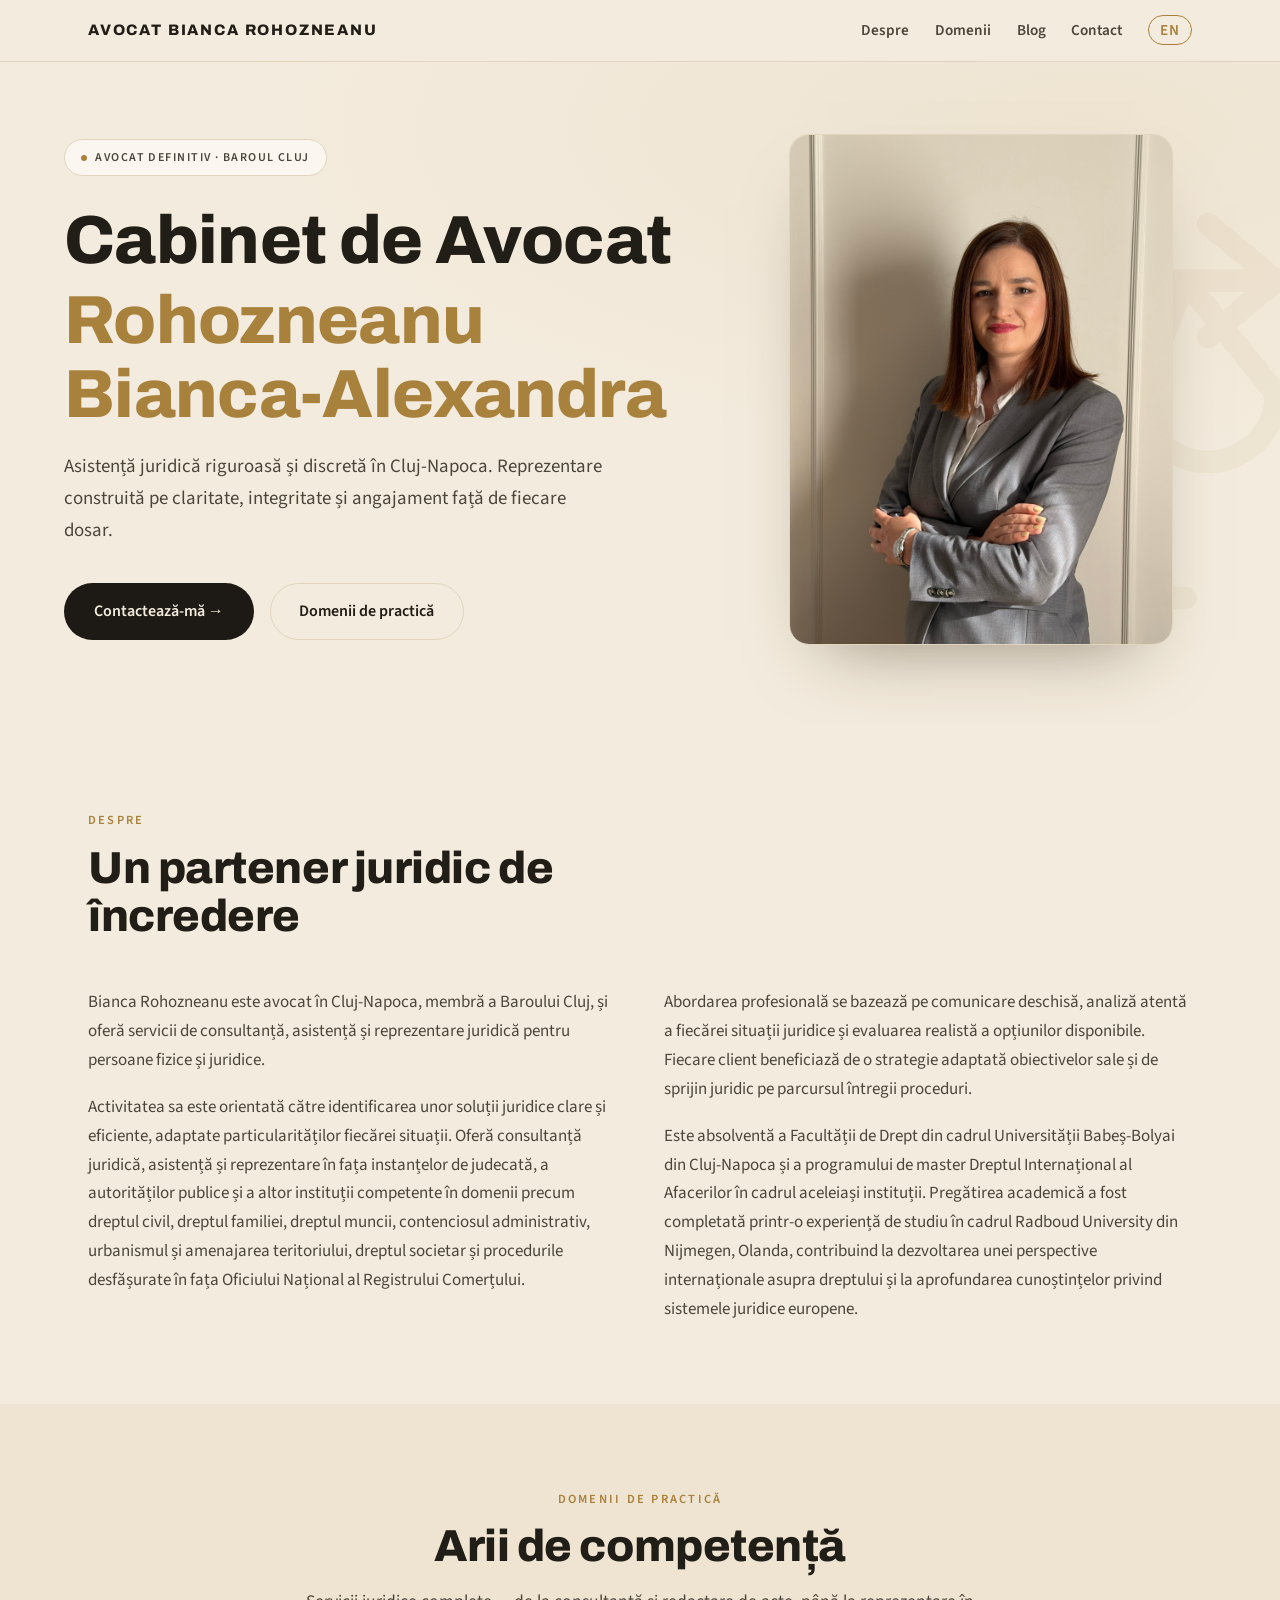
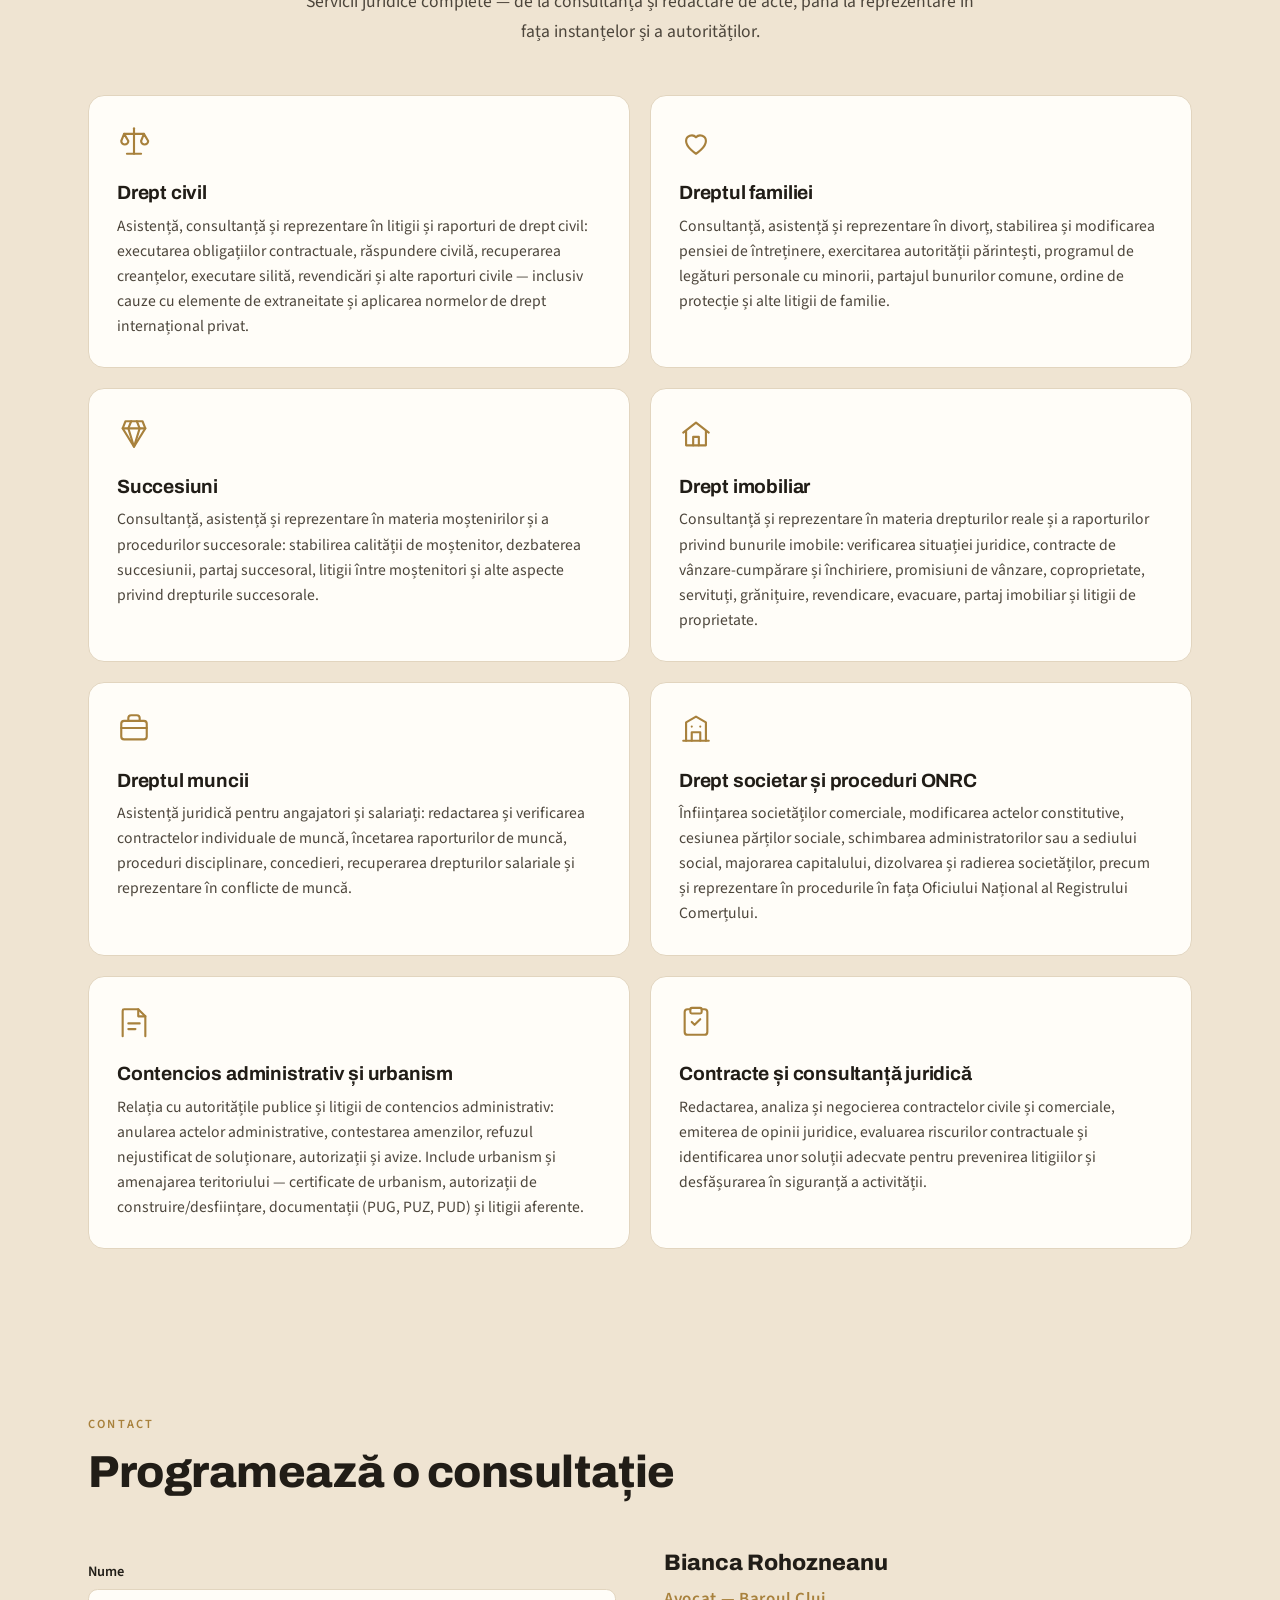
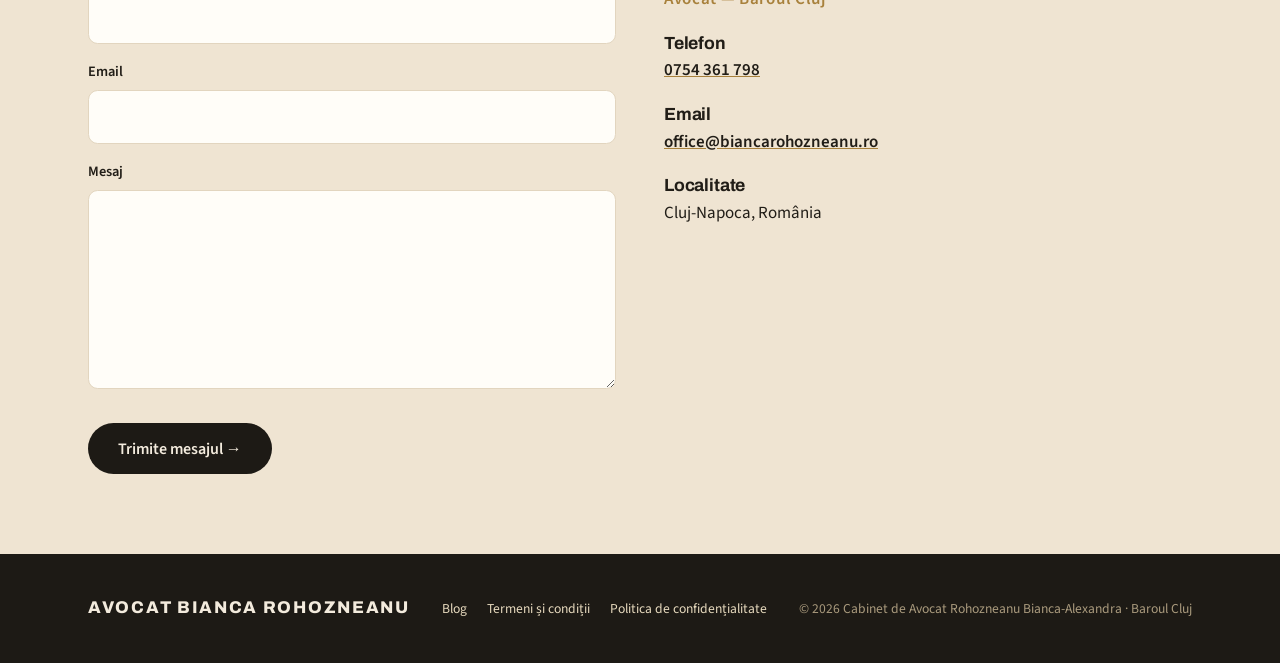
<file: index.html>
<!DOCTYPE html>
<html lang="ro">
<head>
  <meta charset="utf-8">
  <meta name="viewport" content="width=device-width, initial-scale=1">
  <title>Cabinet de Avocat Rohozneanu Bianca-Alexandra — Cluj-Napoca</title>
  <meta name="description" content="Cabinet de avocatură în Cluj-Napoca. Asistență, consultanță și reprezentare juridică în drept civil, dreptul familiei, succesiuni, imobiliar, dreptul muncii, societar și contencios administrativ.">
  <link rel="alternate" hreflang="ro" href="https://biancarohozneanu.ro/">
  <link rel="alternate" hreflang="en" href="https://biancarohozneanu.ro/en/">
  <link rel="alternate" hreflang="x-default" href="https://biancarohozneanu.ro/">
  <link rel="icon" href="/favicon.svg" type="image/svg+xml">
  <link rel="stylesheet" href="css/style.css">
</head>
<body>

<header class="site-header">
  <nav class="nav" aria-label="Navigare principală">
    <a class="nav-brand" href="#top">Avocat Bianca Rohozneanu</a>
    <ul class="nav-links">
      <li><a href="#despre">Despre</a></li>
      <li><a href="#domenii">Domenii</a></li>
      <li><a href="/blog/">Blog</a></li>
      <li><a href="#contact">Contact</a></li>
      <li><a class="lang-switch" href="/en/" lang="en" hreflang="en">EN</a></li>
    </ul>
  </nav>
</header>

<main id="top">

  <section class="hero">
    <svg class="hero-scales" viewBox="0 0 24 24" fill="none" stroke="currentColor" stroke-width="1" stroke-linecap="round" stroke-linejoin="round" aria-hidden="true">
      <path d="M12 3v18"></path><path d="M7 21h10"></path><path d="M3 7h18"></path>
      <path d="M6 4.5 3 7l3 2.5"></path><path d="M18 4.5 21 7l-3 2.5"></path>
      <path d="M3 7l-2 5a3 3 0 0 0 6 0z"></path><path d="M17 7l-2 5a3 3 0 0 0 6 0z"></path>
    </svg>
    <div class="wrap hero-grid">
      <div>
        <span class="badge"><span class="dot"></span>Avocat definitiv · Baroul Cluj</span>
        <h1>Cabinet de Avocat<span class="accent">Rohozneanu Bianca-Alexandra</span></h1>
        <p class="lede">Asistență juridică riguroasă și discretă în Cluj-Napoca. Reprezentare construită pe claritate, integritate și angajament față de fiecare dosar.</p>
        <div class="hero-actions">
          <a class="btn btn-primary" href="#contact">Contactează-mă →</a>
          <a class="btn btn-ghost" href="#domenii">Domenii de practică</a>
        </div>
      </div>
      <div class="hero-photo-wrap">
        <img class="hero-photo" src="img/bianca.jpg" alt="Avocat Bianca Rohozneanu, Cluj-Napoca" width="900" height="1200">
      </div>
    </div>
  </section>

  <section id="despre" class="section">
    <div class="wrap">
      <div class="section-head">
        <span class="eyebrow">Despre</span>
        <h2 class="section-title">Un partener juridic de încredere</h2>
      </div>
      <div class="about">
        <div>
          <p>Bianca Rohozneanu este avocat în Cluj-Napoca, membră a Baroului Cluj, și oferă servicii de consultanță, asistență și reprezentare juridică pentru persoane fizice și juridice.</p>
          <p>Activitatea sa este orientată către identificarea unor soluții juridice clare și eficiente, adaptate particularităților fiecărei situații. Oferă consultanță juridică, asistență și reprezentare în fața instanțelor de judecată, a autorităților publice și a altor instituții competente în domenii precum dreptul civil, dreptul familiei, dreptul muncii, contenciosul administrativ, urbanismul și amenajarea teritoriului, dreptul societar și procedurile desfășurate în fața Oficiului Național al Registrului Comerțului.</p>
        </div>
        <div>
          <p>Abordarea profesională se bazează pe comunicare deschisă, analiză atentă a fiecărei situații juridice și evaluarea realistă a opțiunilor disponibile. Fiecare client beneficiază de o strategie adaptată obiectivelor sale și de sprijin juridic pe parcursul întregii proceduri.</p>
          <p>Este absolventă a Facultății de Drept din cadrul Universității Babeș-Bolyai din Cluj-Napoca și a programului de master Dreptul Internațional al Afacerilor în cadrul aceleiași instituții. Pregătirea academică a fost completată printr-o experiență de studiu în cadrul Radboud University din Nijmegen, Olanda, contribuind la dezvoltarea unei perspective internaționale asupra dreptului și la aprofundarea cunoștințelor privind sistemele juridice europene.</p>
        </div>
      </div>
    </div>
  </section>

  <section id="domenii" class="section section-alt">
    <div class="wrap">
      <div class="section-head center">
        <span class="eyebrow">Domenii de practică</span>
        <h2 class="section-title">Arii de competență</h2>
        <p class="section-intro">Servicii juridice complete — de la consultanță și redactare de acte, până la reprezentare în fața instanțelor și a autorităților.</p>
      </div>
      <div class="cards">
        <article class="card">
          <svg class="card-icon" viewBox="0 0 24 24" width="34" height="34" fill="none" stroke="currentColor" stroke-width="1.5" stroke-linecap="round" stroke-linejoin="round" aria-hidden="true"><path d="M12 3v18"/><path d="M7 21h10"/><path d="M5 7h14"/><path d="M5 7l-2 5a2.5 2.5 0 0 0 5 0z"/><path d="M19 7l-2 5a2.5 2.5 0 0 0 5 0z"/></svg>
          <h3>Drept civil</h3>
          <p>Asistență, consultanță și reprezentare în litigii și raporturi de drept civil: executarea obligațiilor contractuale, răspundere civilă, recuperarea creanțelor, executare silită, revendicări și alte raporturi civile — inclusiv cauze cu elemente de extraneitate și aplicarea normelor de drept internațional privat.</p>
        </article>
        <article class="card">
          <svg class="card-icon" viewBox="0 0 24 24" width="34" height="34" fill="none" stroke="currentColor" stroke-width="1.5" stroke-linecap="round" stroke-linejoin="round" aria-hidden="true"><path d="M12 21s-7-4.4-7-9a4 4 0 0 1 7-2.6A4 4 0 0 1 19 12c0 4.6-7 9-7 9z"/></svg>
          <h3>Dreptul familiei</h3>
          <p>Consultanță, asistență și reprezentare în divorț, stabilirea și modificarea pensiei de întreținere, exercitarea autorității părintești, programul de legături personale cu minorii, partajul bunurilor comune, ordine de protecție și alte litigii de familie.</p>
        </article>
        <article class="card">
          <svg class="card-icon" viewBox="0 0 24 24" width="34" height="34" fill="none" stroke="currentColor" stroke-width="1.5" stroke-linecap="round" stroke-linejoin="round" aria-hidden="true"><path d="M6 3h12l2 5-8 13L4 8z"/><path d="M4 8h16"/><path d="M10 3 8 8l4 13 4-13-2-5"/></svg>
          <h3>Succesiuni</h3>
          <p>Consultanță, asistență și reprezentare în materia moștenirilor și a procedurilor succesorale: stabilirea calității de moștenitor, dezbaterea succesiunii, partaj succesoral, litigii între moștenitori și alte aspecte privind drepturile succesorale.</p>
        </article>
        <article class="card">
          <svg class="card-icon" viewBox="0 0 24 24" width="34" height="34" fill="none" stroke="currentColor" stroke-width="1.5" stroke-linecap="round" stroke-linejoin="round" aria-hidden="true"><path d="M3 11l9-7 9 7"/><path d="M5 10v10h14V10"/><path d="M10 20v-6h4v6"/></svg>
          <h3>Drept imobiliar</h3>
          <p>Consultanță și reprezentare în materia drepturilor reale și a raporturilor privind bunurile imobile: verificarea situației juridice, contracte de vânzare-cumpărare și închiriere, promisiuni de vânzare, coproprietate, servituți, grănițuire, revendicare, evacuare, partaj imobiliar și litigii de proprietate.</p>
        </article>
        <article class="card">
          <svg class="card-icon" viewBox="0 0 24 24" width="34" height="34" fill="none" stroke="currentColor" stroke-width="1.5" stroke-linecap="round" stroke-linejoin="round" aria-hidden="true"><rect x="3" y="7" width="18" height="13" rx="2"/><path d="M8 7V5a2 2 0 0 1 2-2h4a2 2 0 0 1 2 2v2"/><path d="M3 12h18"/></svg>
          <h3>Dreptul muncii</h3>
          <p>Asistență juridică pentru angajatori și salariați: redactarea și verificarea contractelor individuale de muncă, încetarea raporturilor de muncă, proceduri disciplinare, concedieri, recuperarea drepturilor salariale și reprezentare în conflicte de muncă.</p>
        </article>
        <article class="card">
          <svg class="card-icon" viewBox="0 0 24 24" width="34" height="34" fill="none" stroke="currentColor" stroke-width="1.5" stroke-linecap="round" stroke-linejoin="round" aria-hidden="true"><path d="M3 21h18"/><path d="M5 21V8l7-4 7 4v13"/><path d="M9 21v-6h6v6"/><path d="M9 11h.01M15 11h.01"/></svg>
          <h3>Drept societar și proceduri ONRC</h3>
          <p>Înființarea societăților comerciale, modificarea actelor constitutive, cesiunea părților sociale, schimbarea administratorilor sau a sediului social, majorarea capitalului, dizolvarea și radierea societăților, precum și reprezentare în procedurile în fața Oficiului Național al Registrului Comerțului.</p>
        </article>
        <article class="card">
          <svg class="card-icon" viewBox="0 0 24 24" width="34" height="34" fill="none" stroke="currentColor" stroke-width="1.5" stroke-linecap="round" stroke-linejoin="round" aria-hidden="true"><path d="M4 22V4a1 1 0 0 1 1-1h10l5 5v14"/><path d="M15 3v5h5"/><path d="M8 13h8M8 17h5"/></svg>
          <h3>Contencios administrativ și urbanism</h3>
          <p>Relația cu autoritățile publice și litigii de contencios administrativ: anularea actelor administrative, contestarea amenzilor, refuzul nejustificat de soluționare, autorizații și avize. Include urbanism și amenajarea teritoriului — certificate de urbanism, autorizații de construire/desființare, documentații (PUG, PUZ, PUD) și litigii aferente.</p>
        </article>
        <article class="card">
          <svg class="card-icon" viewBox="0 0 24 24" width="34" height="34" fill="none" stroke="currentColor" stroke-width="1.5" stroke-linecap="round" stroke-linejoin="round" aria-hidden="true"><path d="M8 3H6a2 2 0 0 0-2 2v14a2 2 0 0 0 2 2h12a2 2 0 0 0 2-2V5a2 2 0 0 0-2-2h-2"/><rect x="8" y="2" width="8" height="4" rx="1"/><path d="M9 12l2 2 4-4"/></svg>
          <h3>Contracte și consultanță juridică</h3>
          <p>Redactarea, analiza și negocierea contractelor civile și comerciale, emiterea de opinii juridice, evaluarea riscurilor contractuale și identificarea unor soluții adecvate pentru prevenirea litigiilor și desfășurarea în siguranță a activității.</p>
        </article>
      </div>
    </div>
  </section>

  <section id="contact" class="section section-alt">
    <div class="wrap">
      <div class="section-head">
        <span class="eyebrow">Contact</span>
        <h2 class="section-title">Programează o consultație</h2>
      </div>
      <div class="contact">
        <form class="contact-form" name="contact" method="POST" action="/multumim.html" data-netlify="true" netlify-honeypot="bot-field">
          <input type="hidden" name="form-name" value="contact">
          <p class="hidden"><label>Nu completa: <input name="bot-field"></label></p>
          <label for="nume">Nume</label>
          <input id="nume" name="nume" type="text" required autocomplete="name">
          <label for="email">Email</label>
          <input id="email" name="email" type="email" required autocomplete="email">
          <label for="mesaj">Mesaj</label>
          <textarea id="mesaj" name="mesaj" rows="6" required></textarea>
          <button class="btn btn-primary" type="submit">Trimite mesajul →</button>
        </form>
        <div class="contact-info">
          <p class="name">Bianca Rohozneanu</p>
          <p class="role">Avocat — Baroul Cluj</p>
          <h3>Telefon</h3>
          <p><a href="tel:+40754361798">0754 361 798</a></p>
          <h3>Email</h3>
          <p><a href="mailto:office@biancarohozneanu.ro">office@biancarohozneanu.ro</a></p>
          <h3>Localitate</h3>
          <p>Cluj-Napoca, România</p>
        </div>
      </div>
    </div>
  </section>

</main>

<footer class="site-footer">
  <div class="wrap">
    <span class="foot-brand">Avocat Bianca Rohozneanu</span>
    <div class="foot-links">
      <a href="/blog/">Blog</a>
      <a href="/termeni.html">Termeni și condiții</a>
      <a href="/confidentialitate.html">Politica de confidențialitate</a>
    </div>
    <small>© 2026 Cabinet de Avocat Rohozneanu Bianca-Alexandra · Baroul Cluj</small>
  </div>
</footer>

</body>
</html>
</file>
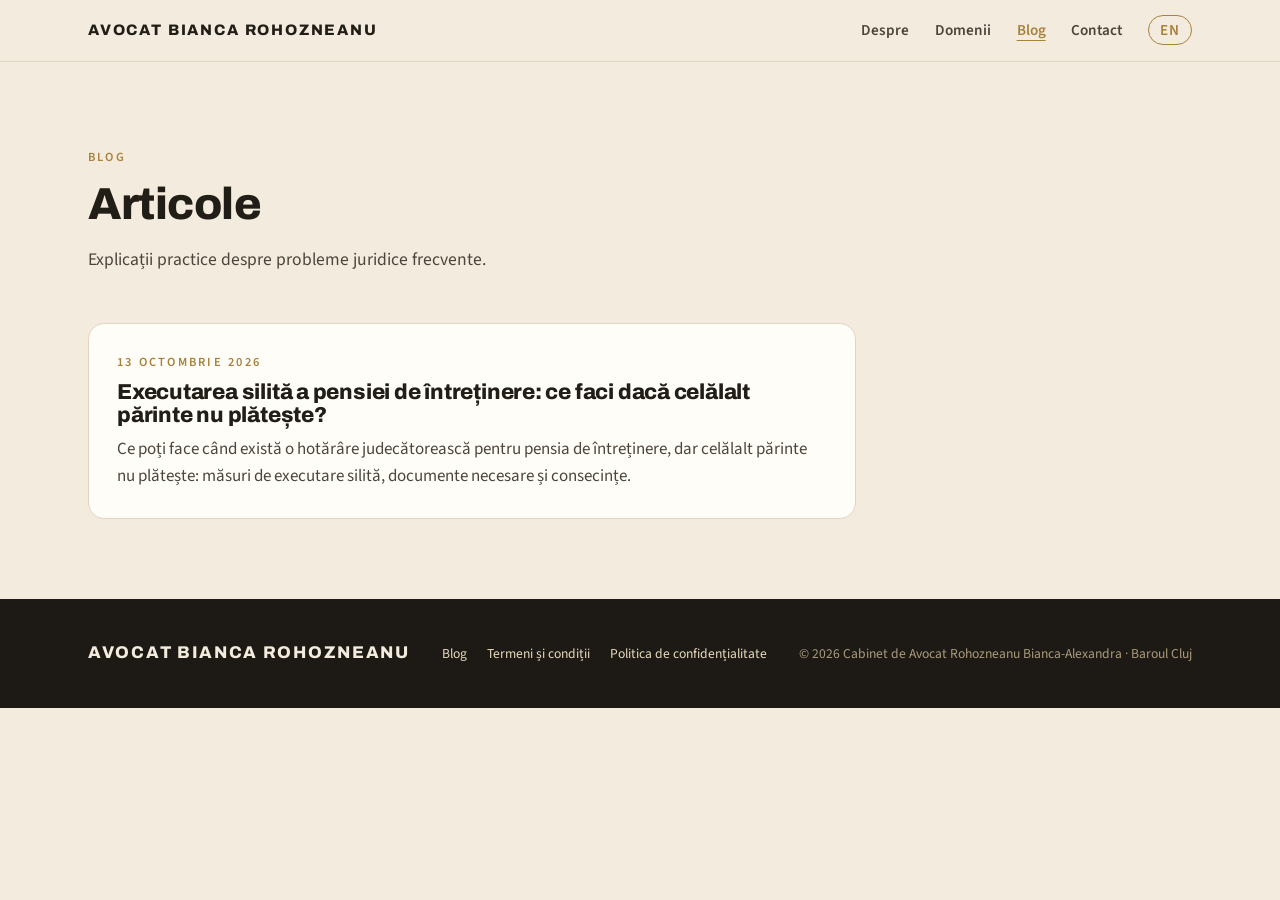
<file: blog/index.html>
<!DOCTYPE html>
<html lang="ro">
<head>
  <meta charset="utf-8">
  <meta name="viewport" content="width=device-width, initial-scale=1">
  <title>Blog — Avocat Bianca Rohozneanu</title>
  <meta name="description" content="Articole și explicații practice despre probleme juridice frecvente, scrise de avocat Bianca Rohozneanu, Cluj-Napoca.">
  <link rel="alternate" hreflang="ro" href="https://biancarohozneanu.ro/blog/">
  <link rel="alternate" hreflang="en" href="https://biancarohozneanu.ro/en/blog/">
  <link rel="alternate" hreflang="x-default" href="https://biancarohozneanu.ro/blog/">
  <link rel="icon" href="/favicon.svg" type="image/svg+xml">
  <link rel="stylesheet" href="/css/style.css">
</head>
<body>

<header class="site-header">
  <nav class="nav" aria-label="Navigare principală">
    <a class="nav-brand" href="/">Avocat Bianca Rohozneanu</a>
    <ul class="nav-links">
      <li><a href="/#despre">Despre</a></li>
      <li><a href="/#domenii">Domenii</a></li>
      <li><a href="/blog/" aria-current="page">Blog</a></li>
      <li><a href="/#contact">Contact</a></li>
      <li><a class="lang-switch" href="/en/blog/" lang="en" hreflang="en">EN</a></li>
    </ul>
  </nav>
</header>

<main>
  <section class="section">
    <div class="wrap">
      <div class="section-head">
        <span class="eyebrow">Blog</span>
        <h1 class="section-title">Articole</h1>
        <p class="section-intro">Explicații practice despre probleme juridice frecvente.</p>
      </div>

      <!-- Articolele noi se adaugă la începutul listei. -->
      <ul class="post-list">
        <li class="post-card">
          <time datetime="2026-10-13">13 octombrie 2026</time>
          <h2><a href="/blog/executarea-silita-a-pensiei-de-intretinere.html">Executarea silită a pensiei de întreținere: ce faci dacă celălalt părinte nu plătește?</a></h2>
          <p>Ce poți face când există o hotărâre judecătorească pentru pensia de întreținere, dar celălalt părinte nu plătește: măsuri de executare silită, documente necesare și consecințe.</p>
        </li>
      </ul>
    </div>
  </section>
</main>

<footer class="site-footer">
  <div class="wrap">
    <span class="foot-brand">Avocat Bianca Rohozneanu</span>
    <div class="foot-links">
      <a href="/blog/">Blog</a>
      <a href="/termeni.html">Termeni și condiții</a>
      <a href="/confidentialitate.html">Politica de confidențialitate</a>
    </div>
    <small>© 2026 Cabinet de Avocat Rohozneanu Bianca-Alexandra · Baroul Cluj</small>
  </div>
</footer>

</body>
</html>
</file>
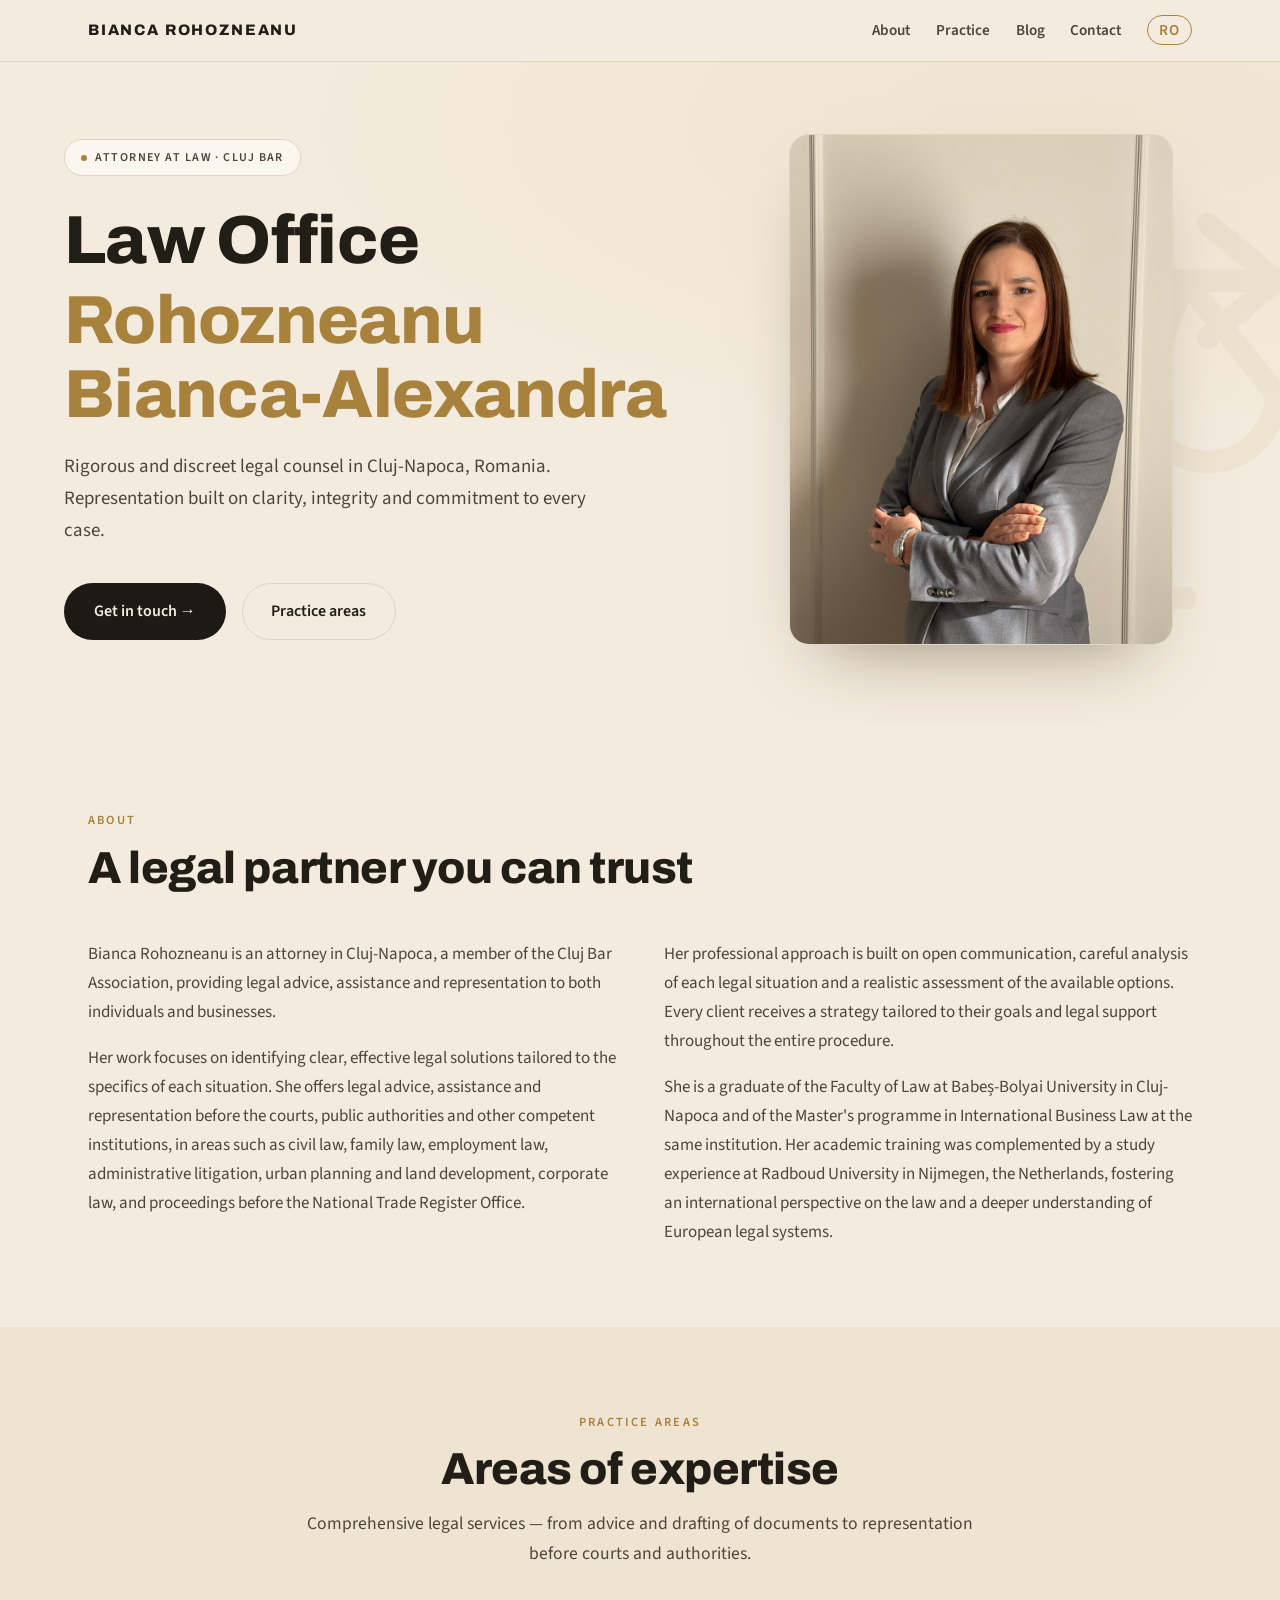
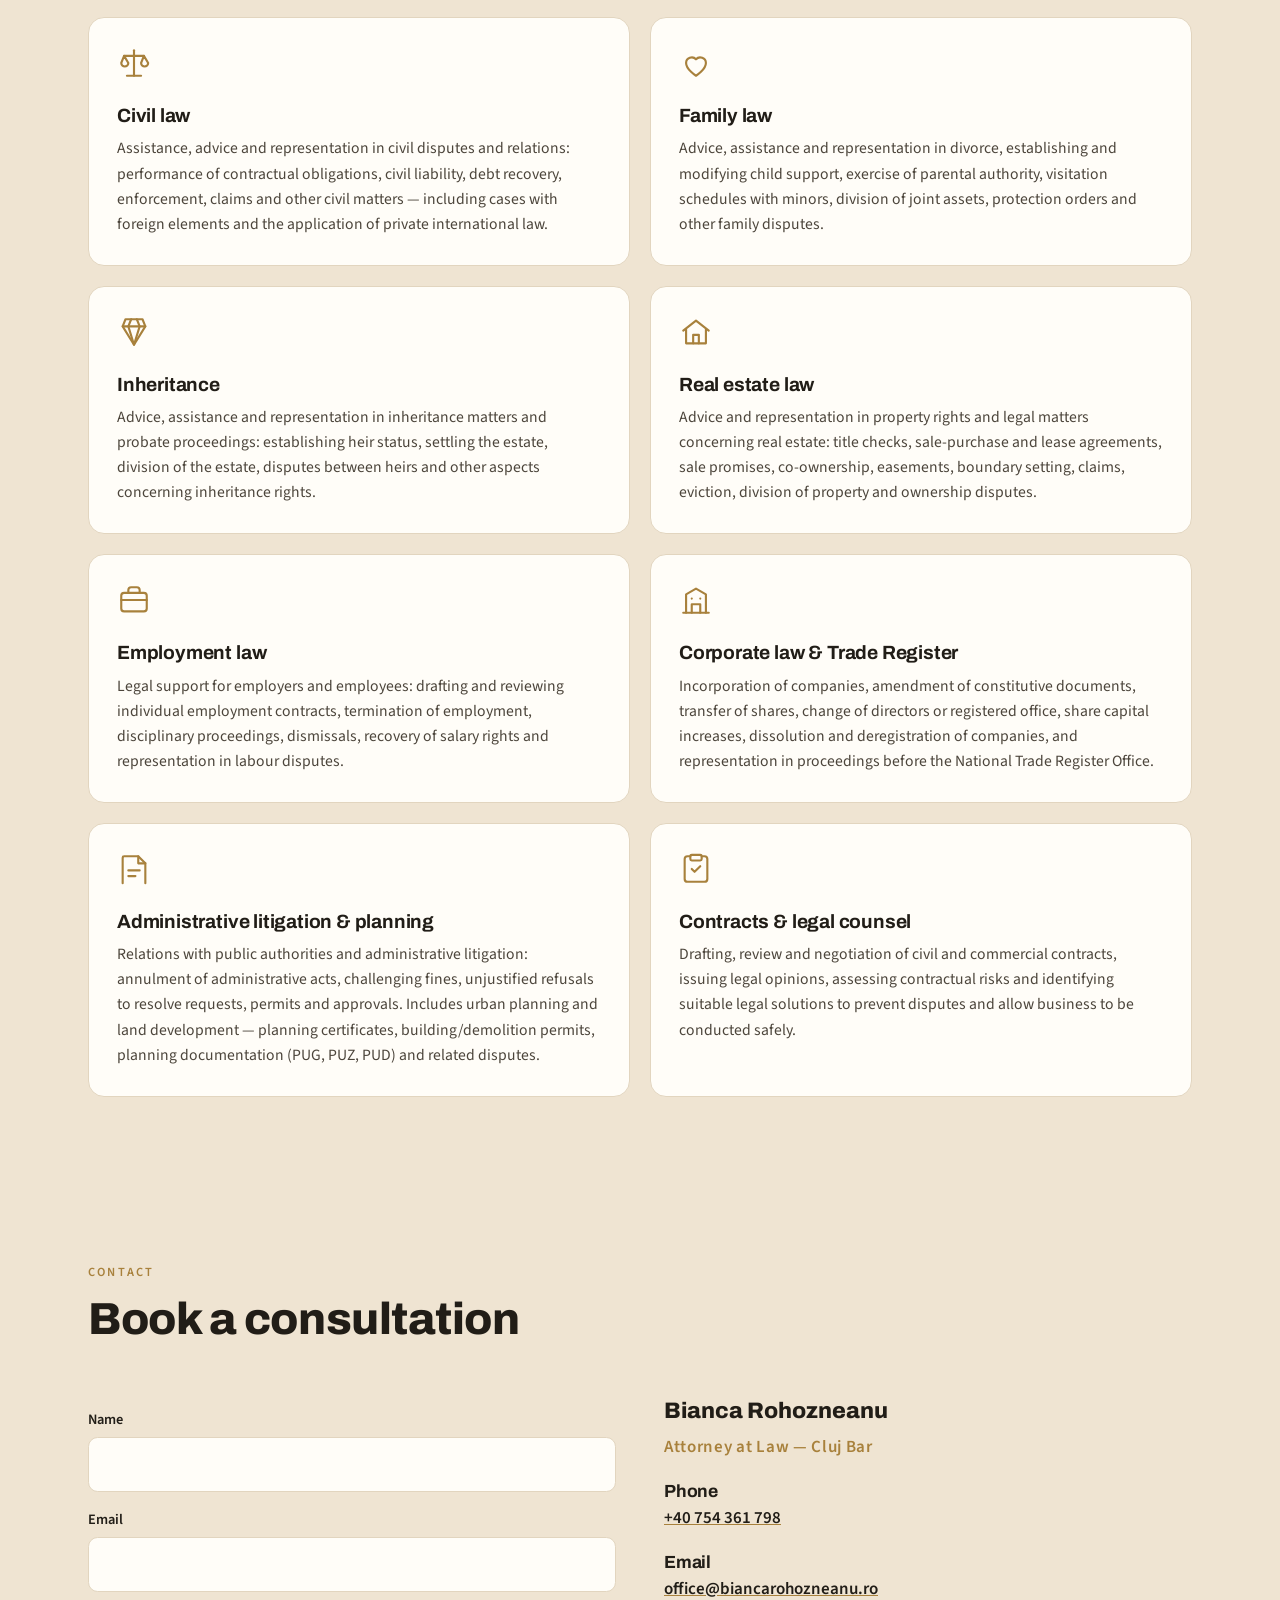
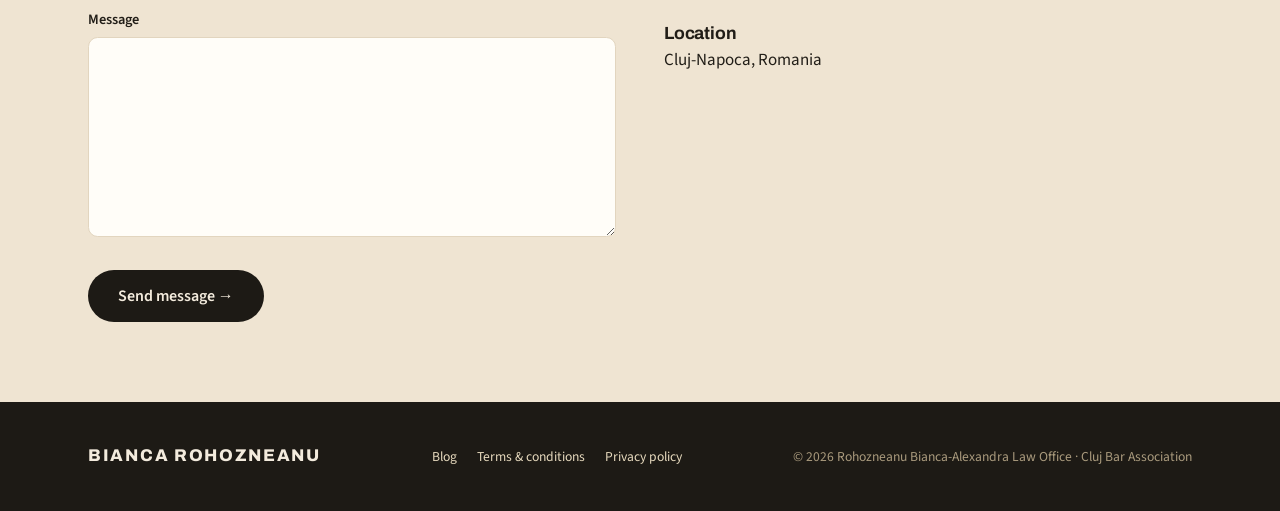
<file: en/index.html>
<!DOCTYPE html>
<html lang="en">
<head>
  <meta charset="utf-8">
  <meta name="viewport" content="width=device-width, initial-scale=1">
  <title>Rohozneanu Bianca-Alexandra Law Office — Cluj-Napoca, Romania</title>
  <meta name="description" content="Law office in Cluj-Napoca, Romania. Legal advice, assistance and representation in civil law, family law, inheritance, real estate, employment, corporate law and administrative litigation.">
  <link rel="alternate" hreflang="ro" href="https://biancarohozneanu.ro/">
  <link rel="alternate" hreflang="en" href="https://biancarohozneanu.ro/en/">
  <link rel="alternate" hreflang="x-default" href="https://biancarohozneanu.ro/">
  <link rel="icon" href="/favicon.svg" type="image/svg+xml">
  <link rel="stylesheet" href="../css/style.css">
</head>
<body>

<header class="site-header">
  <nav class="nav" aria-label="Main navigation">
    <a class="nav-brand" href="#top">Bianca Rohozneanu</a>
    <ul class="nav-links">
      <li><a href="#about">About</a></li>
      <li><a href="#practice">Practice</a></li>
      <li><a href="/en/blog/">Blog</a></li>
      <li><a href="#contact">Contact</a></li>
      <li><a class="lang-switch" href="/" lang="ro" hreflang="ro">RO</a></li>
    </ul>
  </nav>
</header>

<main id="top">

  <section class="hero">
    <svg class="hero-scales" viewBox="0 0 24 24" fill="none" stroke="currentColor" stroke-width="1" stroke-linecap="round" stroke-linejoin="round" aria-hidden="true">
      <path d="M12 3v18"></path><path d="M7 21h10"></path><path d="M3 7h18"></path>
      <path d="M6 4.5 3 7l3 2.5"></path><path d="M18 4.5 21 7l-3 2.5"></path>
      <path d="M3 7l-2 5a3 3 0 0 0 6 0z"></path><path d="M17 7l-2 5a3 3 0 0 0 6 0z"></path>
    </svg>
    <div class="wrap hero-grid">
      <div>
        <span class="badge"><span class="dot"></span>Attorney at Law · Cluj Bar</span>
        <h1>Law Office<span class="accent">Rohozneanu Bianca-Alexandra</span></h1>
        <p class="lede">Rigorous and discreet legal counsel in Cluj-Napoca, Romania. Representation built on clarity, integrity and commitment to every case.</p>
        <div class="hero-actions">
          <a class="btn btn-primary" href="#contact">Get in touch →</a>
          <a class="btn btn-ghost" href="#practice">Practice areas</a>
        </div>
      </div>
      <div class="hero-photo-wrap">
        <img class="hero-photo" src="../img/bianca.jpg" alt="Bianca Rohozneanu, attorney at law, Cluj-Napoca" width="900" height="1200">
      </div>
    </div>
  </section>

  <section id="about" class="section">
    <div class="wrap">
      <div class="section-head">
        <span class="eyebrow">About</span>
        <h2 class="section-title">A legal partner you can trust</h2>
      </div>
      <div class="about">
        <div>
          <p>Bianca Rohozneanu is an attorney in Cluj-Napoca, a member of the Cluj Bar Association, providing legal advice, assistance and representation to both individuals and businesses.</p>
          <p>Her work focuses on identifying clear, effective legal solutions tailored to the specifics of each situation. She offers legal advice, assistance and representation before the courts, public authorities and other competent institutions, in areas such as civil law, family law, employment law, administrative litigation, urban planning and land development, corporate law, and proceedings before the National Trade Register Office.</p>
        </div>
        <div>
          <p>Her professional approach is built on open communication, careful analysis of each legal situation and a realistic assessment of the available options. Every client receives a strategy tailored to their goals and legal support throughout the entire procedure.</p>
          <p>She is a graduate of the Faculty of Law at Babeș-Bolyai University in Cluj-Napoca and of the Master's programme in International Business Law at the same institution. Her academic training was complemented by a study experience at Radboud University in Nijmegen, the Netherlands, fostering an international perspective on the law and a deeper understanding of European legal systems.</p>
        </div>
      </div>
    </div>
  </section>

  <section id="practice" class="section section-alt">
    <div class="wrap">
      <div class="section-head center">
        <span class="eyebrow">Practice areas</span>
        <h2 class="section-title">Areas of expertise</h2>
        <p class="section-intro">Comprehensive legal services — from advice and drafting of documents to representation before courts and authorities.</p>
      </div>
      <div class="cards">
        <article class="card">
          <svg class="card-icon" viewBox="0 0 24 24" width="34" height="34" fill="none" stroke="currentColor" stroke-width="1.5" stroke-linecap="round" stroke-linejoin="round" aria-hidden="true"><path d="M12 3v18"/><path d="M7 21h10"/><path d="M5 7h14"/><path d="M5 7l-2 5a2.5 2.5 0 0 0 5 0z"/><path d="M19 7l-2 5a2.5 2.5 0 0 0 5 0z"/></svg>
          <h3>Civil law</h3>
          <p>Assistance, advice and representation in civil disputes and relations: performance of contractual obligations, civil liability, debt recovery, enforcement, claims and other civil matters — including cases with foreign elements and the application of private international law.</p>
        </article>
        <article class="card">
          <svg class="card-icon" viewBox="0 0 24 24" width="34" height="34" fill="none" stroke="currentColor" stroke-width="1.5" stroke-linecap="round" stroke-linejoin="round" aria-hidden="true"><path d="M12 21s-7-4.4-7-9a4 4 0 0 1 7-2.6A4 4 0 0 1 19 12c0 4.6-7 9-7 9z"/></svg>
          <h3>Family law</h3>
          <p>Advice, assistance and representation in divorce, establishing and modifying child support, exercise of parental authority, visitation schedules with minors, division of joint assets, protection orders and other family disputes.</p>
        </article>
        <article class="card">
          <svg class="card-icon" viewBox="0 0 24 24" width="34" height="34" fill="none" stroke="currentColor" stroke-width="1.5" stroke-linecap="round" stroke-linejoin="round" aria-hidden="true"><path d="M6 3h12l2 5-8 13L4 8z"/><path d="M4 8h16"/><path d="M10 3 8 8l4 13 4-13-2-5"/></svg>
          <h3>Inheritance</h3>
          <p>Advice, assistance and representation in inheritance matters and probate proceedings: establishing heir status, settling the estate, division of the estate, disputes between heirs and other aspects concerning inheritance rights.</p>
        </article>
        <article class="card">
          <svg class="card-icon" viewBox="0 0 24 24" width="34" height="34" fill="none" stroke="currentColor" stroke-width="1.5" stroke-linecap="round" stroke-linejoin="round" aria-hidden="true"><path d="M3 11l9-7 9 7"/><path d="M5 10v10h14V10"/><path d="M10 20v-6h4v6"/></svg>
          <h3>Real estate law</h3>
          <p>Advice and representation in property rights and legal matters concerning real estate: title checks, sale-purchase and lease agreements, sale promises, co-ownership, easements, boundary setting, claims, eviction, division of property and ownership disputes.</p>
        </article>
        <article class="card">
          <svg class="card-icon" viewBox="0 0 24 24" width="34" height="34" fill="none" stroke="currentColor" stroke-width="1.5" stroke-linecap="round" stroke-linejoin="round" aria-hidden="true"><rect x="3" y="7" width="18" height="13" rx="2"/><path d="M8 7V5a2 2 0 0 1 2-2h4a2 2 0 0 1 2 2v2"/><path d="M3 12h18"/></svg>
          <h3>Employment law</h3>
          <p>Legal support for employers and employees: drafting and reviewing individual employment contracts, termination of employment, disciplinary proceedings, dismissals, recovery of salary rights and representation in labour disputes.</p>
        </article>
        <article class="card">
          <svg class="card-icon" viewBox="0 0 24 24" width="34" height="34" fill="none" stroke="currentColor" stroke-width="1.5" stroke-linecap="round" stroke-linejoin="round" aria-hidden="true"><path d="M3 21h18"/><path d="M5 21V8l7-4 7 4v13"/><path d="M9 21v-6h6v6"/><path d="M9 11h.01M15 11h.01"/></svg>
          <h3>Corporate law & Trade Register</h3>
          <p>Incorporation of companies, amendment of constitutive documents, transfer of shares, change of directors or registered office, share capital increases, dissolution and deregistration of companies, and representation in proceedings before the National Trade Register Office.</p>
        </article>
        <article class="card">
          <svg class="card-icon" viewBox="0 0 24 24" width="34" height="34" fill="none" stroke="currentColor" stroke-width="1.5" stroke-linecap="round" stroke-linejoin="round" aria-hidden="true"><path d="M4 22V4a1 1 0 0 1 1-1h10l5 5v14"/><path d="M15 3v5h5"/><path d="M8 13h8M8 17h5"/></svg>
          <h3>Administrative litigation & planning</h3>
          <p>Relations with public authorities and administrative litigation: annulment of administrative acts, challenging fines, unjustified refusals to resolve requests, permits and approvals. Includes urban planning and land development — planning certificates, building/demolition permits, planning documentation (PUG, PUZ, PUD) and related disputes.</p>
        </article>
        <article class="card">
          <svg class="card-icon" viewBox="0 0 24 24" width="34" height="34" fill="none" stroke="currentColor" stroke-width="1.5" stroke-linecap="round" stroke-linejoin="round" aria-hidden="true"><path d="M8 3H6a2 2 0 0 0-2 2v14a2 2 0 0 0 2 2h12a2 2 0 0 0 2-2V5a2 2 0 0 0-2-2h-2"/><rect x="8" y="2" width="8" height="4" rx="1"/><path d="M9 12l2 2 4-4"/></svg>
          <h3>Contracts & legal counsel</h3>
          <p>Drafting, review and negotiation of civil and commercial contracts, issuing legal opinions, assessing contractual risks and identifying suitable legal solutions to prevent disputes and allow business to be conducted safely.</p>
        </article>
      </div>
    </div>
  </section>

  <section id="contact" class="section section-alt">
    <div class="wrap">
      <div class="section-head">
        <span class="eyebrow">Contact</span>
        <h2 class="section-title">Book a consultation</h2>
      </div>
      <div class="contact">
        <form class="contact-form" name="contact-en" method="POST" action="/en/thank-you.html" data-netlify="true" netlify-honeypot="bot-field">
          <input type="hidden" name="form-name" value="contact-en">
          <p class="hidden"><label>Do not fill in: <input name="bot-field"></label></p>
          <label for="nume">Name</label>
          <input id="nume" name="nume" type="text" required autocomplete="name">
          <label for="email">Email</label>
          <input id="email" name="email" type="email" required autocomplete="email">
          <label for="mesaj">Message</label>
          <textarea id="mesaj" name="mesaj" rows="6" required></textarea>
          <button class="btn btn-primary" type="submit">Send message →</button>
        </form>
        <div class="contact-info">
          <p class="name">Bianca Rohozneanu</p>
          <p class="role">Attorney at Law — Cluj Bar</p>
          <h3>Phone</h3>
          <p><a href="tel:+40754361798">+40 754 361 798</a></p>
          <h3>Email</h3>
          <p><a href="mailto:office@biancarohozneanu.ro">office@biancarohozneanu.ro</a></p>
          <h3>Location</h3>
          <p>Cluj-Napoca, Romania</p>
        </div>
      </div>
    </div>
  </section>

</main>

<footer class="site-footer">
  <div class="wrap">
    <span class="foot-brand">Bianca Rohozneanu</span>
    <div class="foot-links">
      <a href="/en/blog/">Blog</a>
      <a href="/en/terms.html">Terms &amp; conditions</a>
      <a href="/en/privacy.html">Privacy policy</a>
    </div>
    <small>© 2026 Rohozneanu Bianca-Alexandra Law Office · Cluj Bar Association</small>
  </div>
</footer>

</body>
</html>
</file>
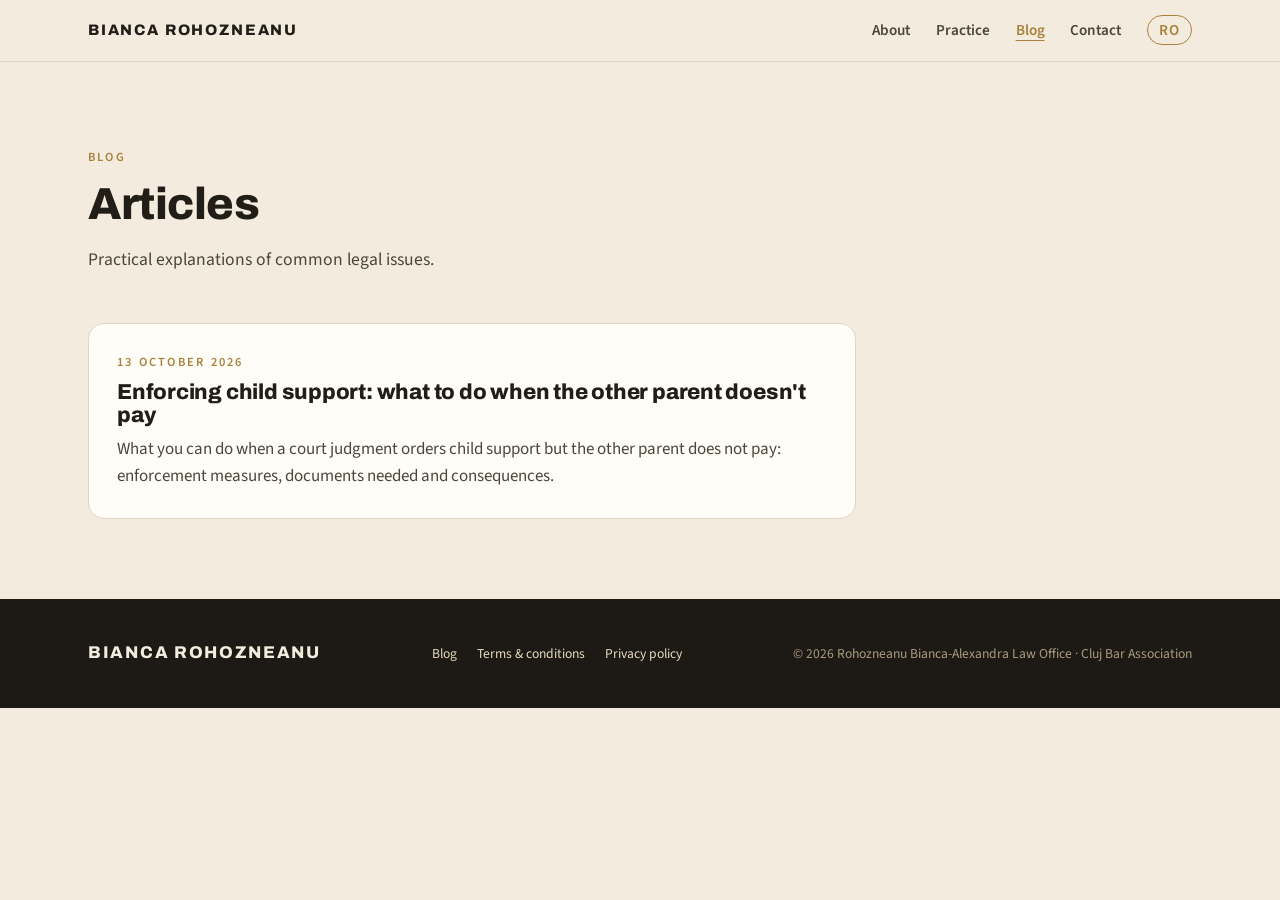
<file: en/blog/index.html>
<!DOCTYPE html>
<html lang="en">
<head>
  <meta charset="utf-8">
  <meta name="viewport" content="width=device-width, initial-scale=1">
  <title>Blog — Bianca Rohozneanu, Attorney at Law</title>
  <meta name="description" content="Articles and practical explanations of common legal issues, written by Bianca Rohozneanu, attorney at law in Cluj-Napoca, Romania.">
  <link rel="alternate" hreflang="ro" href="https://biancarohozneanu.ro/blog/">
  <link rel="alternate" hreflang="en" href="https://biancarohozneanu.ro/en/blog/">
  <link rel="alternate" hreflang="x-default" href="https://biancarohozneanu.ro/blog/">
  <link rel="icon" href="/favicon.svg" type="image/svg+xml">
  <link rel="stylesheet" href="/css/style.css">
</head>
<body>

<header class="site-header">
  <nav class="nav" aria-label="Main navigation">
    <a class="nav-brand" href="/en/">Bianca Rohozneanu</a>
    <ul class="nav-links">
      <li><a href="/en/#about">About</a></li>
      <li><a href="/en/#practice">Practice</a></li>
      <li><a href="/en/blog/" aria-current="page">Blog</a></li>
      <li><a href="/en/#contact">Contact</a></li>
      <li><a class="lang-switch" href="/blog/" lang="ro" hreflang="ro">RO</a></li>
    </ul>
  </nav>
</header>

<main>
  <section class="section">
    <div class="wrap">
      <div class="section-head">
        <span class="eyebrow">Blog</span>
        <h1 class="section-title">Articles</h1>
        <p class="section-intro">Practical explanations of common legal issues.</p>
      </div>

      <!-- New articles go at the top of the list. -->
      <ul class="post-list">
        <li class="post-card">
          <time datetime="2026-10-13">13 October 2026</time>
          <h2><a href="/en/blog/child-support-enforcement.html">Enforcing child support: what to do when the other parent doesn't pay</a></h2>
          <p>What you can do when a court judgment orders child support but the other parent does not pay: enforcement measures, documents needed and consequences.</p>
        </li>
      </ul>
    </div>
  </section>
</main>

<footer class="site-footer">
  <div class="wrap">
    <span class="foot-brand">Bianca Rohozneanu</span>
    <div class="foot-links">
      <a href="/en/blog/">Blog</a>
      <a href="/en/terms.html">Terms &amp; conditions</a>
      <a href="/en/privacy.html">Privacy policy</a>
    </div>
    <small>© 2026 Rohozneanu Bianca-Alexandra Law Office · Cluj Bar Association</small>
  </div>
</footer>

</body>
</html>
</file>
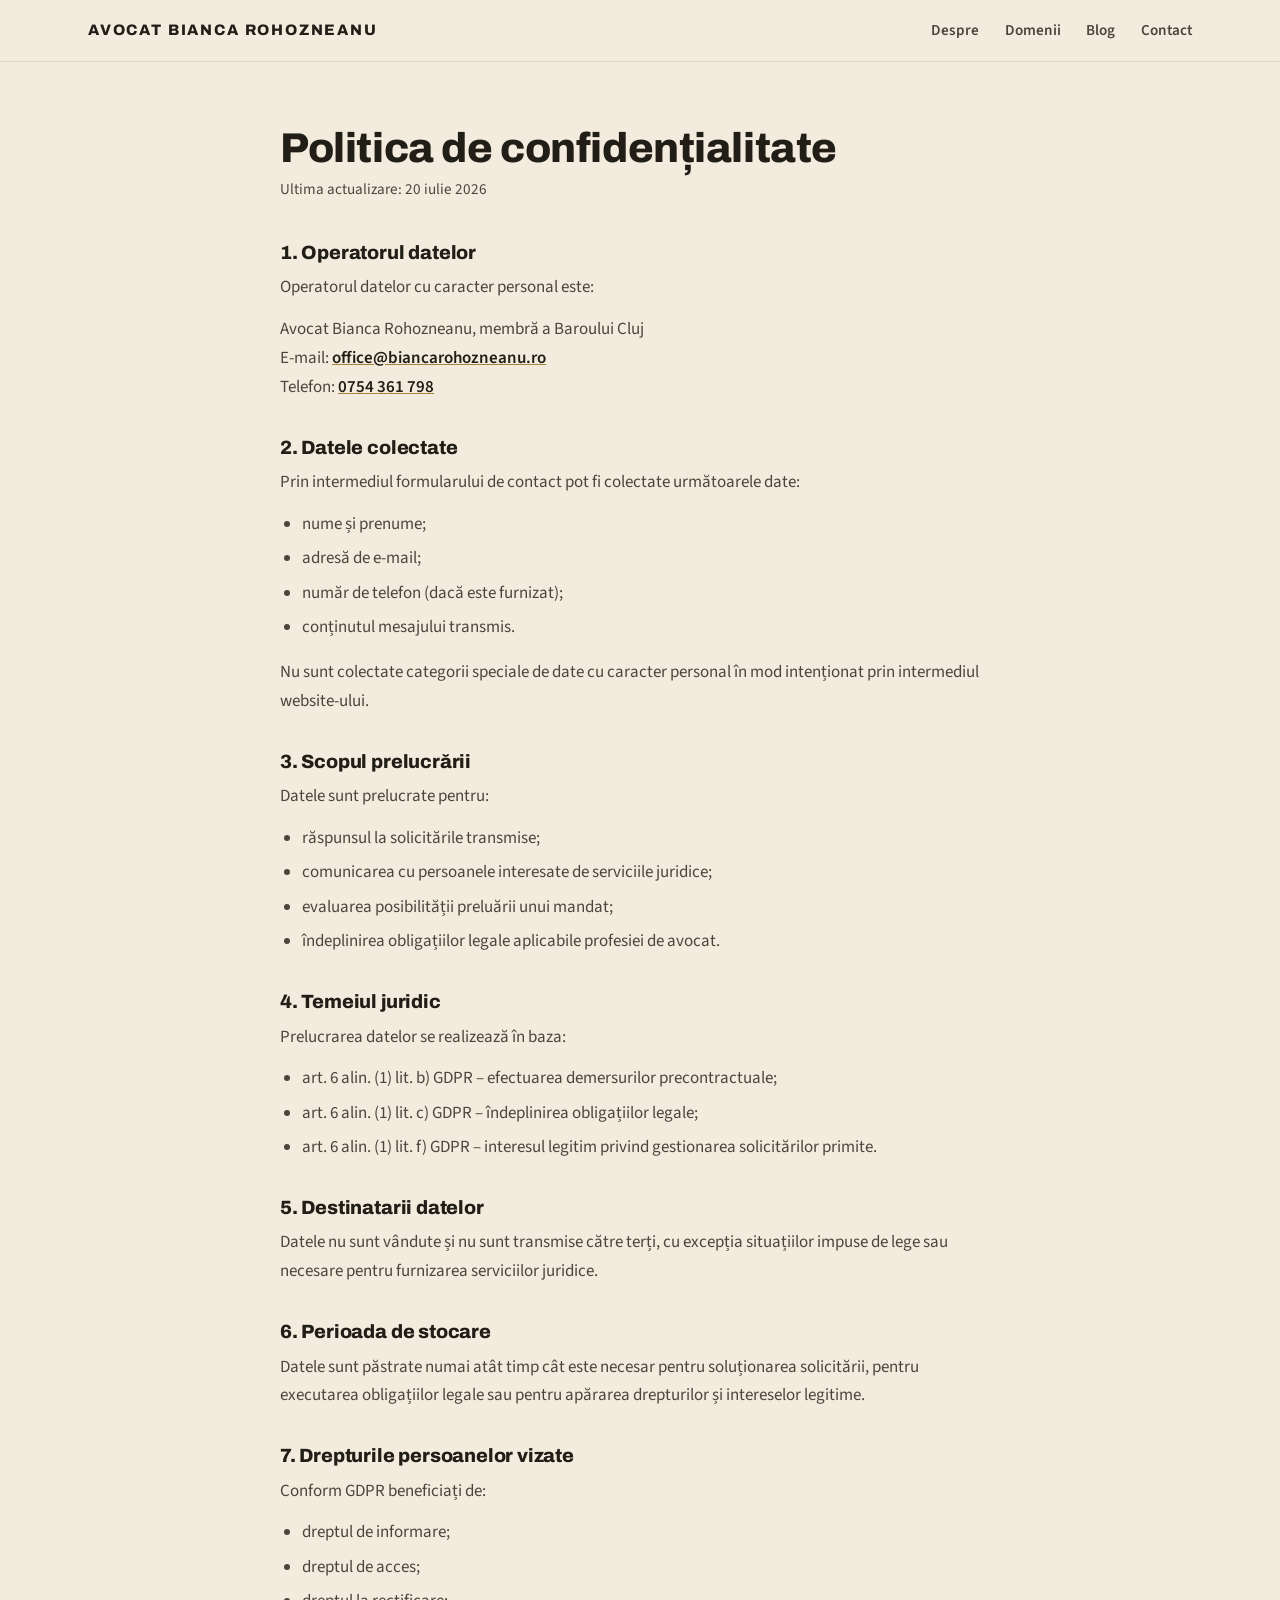
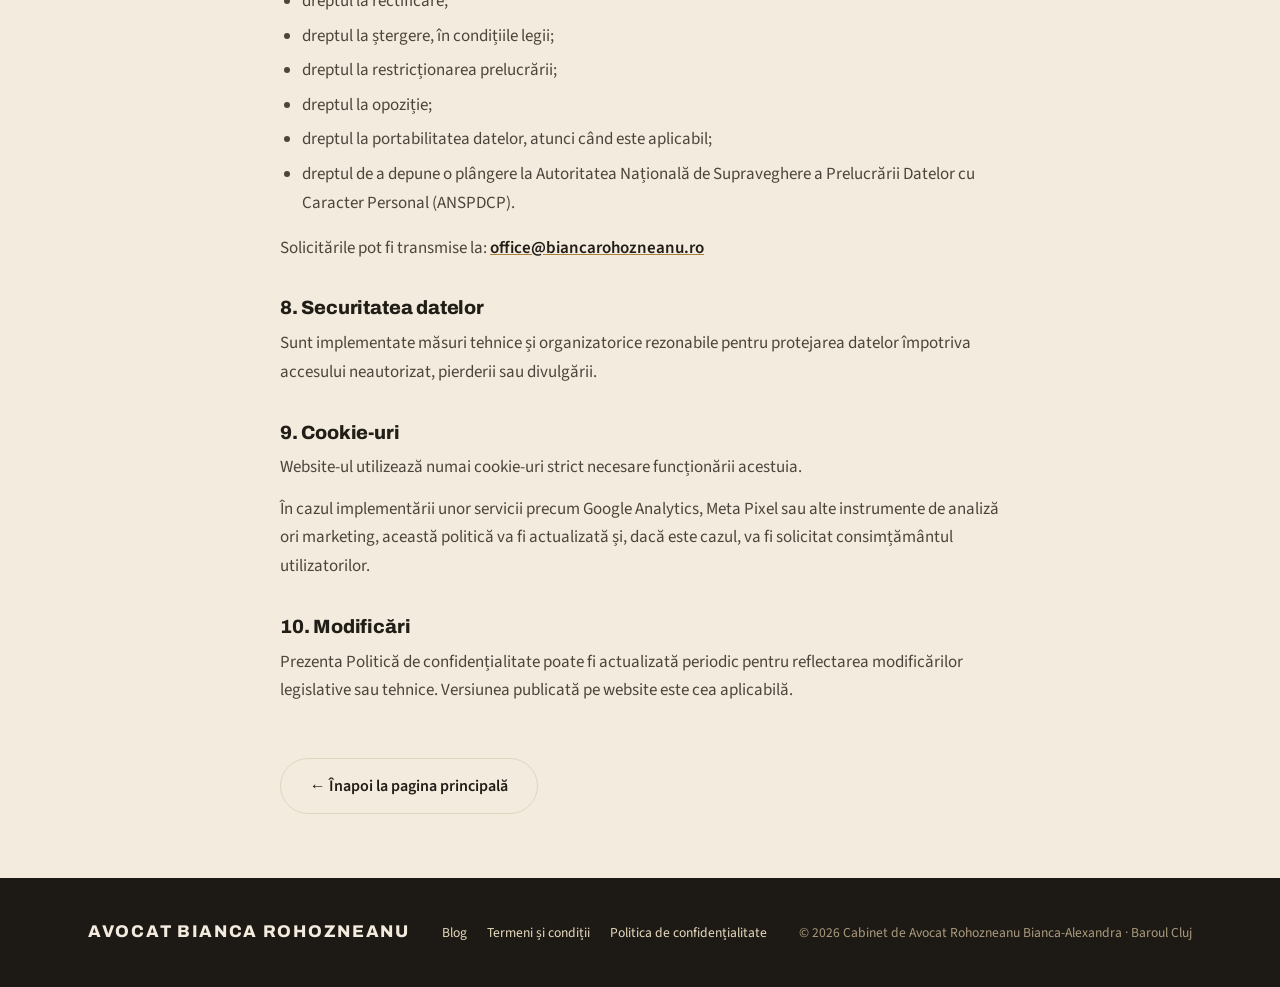
<file: confidentialitate.html>
<!DOCTYPE html>
<html lang="ro">
<head>
  <meta charset="utf-8">
  <meta name="viewport" content="width=device-width, initial-scale=1">
  <title>Politica de confidențialitate — Avocat Bianca Rohozneanu</title>
  <meta name="description" content="Politica de confidențialitate a cabinetului de avocatură Rohozneanu Bianca-Alexandra, Cluj-Napoca — prelucrarea datelor cu caracter personal conform GDPR.">
  <link rel="alternate" hreflang="ro" href="https://biancarohozneanu.ro/confidentialitate.html">
  <link rel="alternate" hreflang="en" href="https://biancarohozneanu.ro/en/privacy.html">
  <link rel="icon" href="/favicon.svg" type="image/svg+xml">
  <link rel="stylesheet" href="css/style.css">
</head>
<body>

<header class="site-header">
  <nav class="nav" aria-label="Navigare principală">
    <a class="nav-brand" href="/">Avocat Bianca Rohozneanu</a>
    <ul class="nav-links">
      <li><a href="/#despre">Despre</a></li>
      <li><a href="/#domenii">Domenii</a></li>
      <li><a href="/blog/">Blog</a></li>
      <li><a href="/#contact">Contact</a></li>
    </ul>
  </nav>
</header>

<main>
  <article class="legal wrap">
    <h1>Politica de confidențialitate</h1>
    <p class="updated">Ultima actualizare: 20 iulie 2026</p>

    <h2>1. Operatorul datelor</h2>
    <p>Operatorul datelor cu caracter personal este:</p>
    <p>Avocat Bianca Rohozneanu, membră a Baroului Cluj<br>
      E-mail: <a href="mailto:office@biancarohozneanu.ro">office@biancarohozneanu.ro</a><br>
      Telefon: <a href="tel:+40754361798">0754 361 798</a></p>

    <h2>2. Datele colectate</h2>
    <p>Prin intermediul formularului de contact pot fi colectate următoarele date:</p>
    <ul>
      <li>nume și prenume;</li>
      <li>adresă de e-mail;</li>
      <li>număr de telefon (dacă este furnizat);</li>
      <li>conținutul mesajului transmis.</li>
    </ul>
    <p>Nu sunt colectate categorii speciale de date cu caracter personal în mod intenționat prin intermediul website-ului.</p>

    <h2>3. Scopul prelucrării</h2>
    <p>Datele sunt prelucrate pentru:</p>
    <ul>
      <li>răspunsul la solicitările transmise;</li>
      <li>comunicarea cu persoanele interesate de serviciile juridice;</li>
      <li>evaluarea posibilității preluării unui mandat;</li>
      <li>îndeplinirea obligațiilor legale aplicabile profesiei de avocat.</li>
    </ul>

    <h2>4. Temeiul juridic</h2>
    <p>Prelucrarea datelor se realizează în baza:</p>
    <ul>
      <li>art. 6 alin. (1) lit. b) GDPR – efectuarea demersurilor precontractuale;</li>
      <li>art. 6 alin. (1) lit. c) GDPR – îndeplinirea obligațiilor legale;</li>
      <li>art. 6 alin. (1) lit. f) GDPR – interesul legitim privind gestionarea solicitărilor primite.</li>
    </ul>

    <h2>5. Destinatarii datelor</h2>
    <p>Datele nu sunt vândute și nu sunt transmise către terți, cu excepția situațiilor impuse de lege sau necesare pentru furnizarea serviciilor juridice.</p>

    <h2>6. Perioada de stocare</h2>
    <p>Datele sunt păstrate numai atât timp cât este necesar pentru soluționarea solicitării, pentru executarea obligațiilor legale sau pentru apărarea drepturilor și intereselor legitime.</p>

    <h2>7. Drepturile persoanelor vizate</h2>
    <p>Conform GDPR beneficiați de:</p>
    <ul>
      <li>dreptul de informare;</li>
      <li>dreptul de acces;</li>
      <li>dreptul la rectificare;</li>
      <li>dreptul la ștergere, în condițiile legii;</li>
      <li>dreptul la restricționarea prelucrării;</li>
      <li>dreptul la opoziție;</li>
      <li>dreptul la portabilitatea datelor, atunci când este aplicabil;</li>
      <li>dreptul de a depune o plângere la Autoritatea Națională de Supraveghere a Prelucrării Datelor cu Caracter Personal (ANSPDCP).</li>
    </ul>
    <p>Solicitările pot fi transmise la: <a href="mailto:office@biancarohozneanu.ro">office@biancarohozneanu.ro</a></p>

    <h2>8. Securitatea datelor</h2>
    <p>Sunt implementate măsuri tehnice și organizatorice rezonabile pentru protejarea datelor împotriva accesului neautorizat, pierderii sau divulgării.</p>

    <h2>9. Cookie-uri</h2>
    <p>Website-ul utilizează numai cookie-uri strict necesare funcționării acestuia.</p>
    <p>În cazul implementării unor servicii precum Google Analytics, Meta Pixel sau alte instrumente de analiză ori marketing, această politică va fi actualizată și, dacă este cazul, va fi solicitat consimțământul utilizatorilor.</p>

    <h2>10. Modificări</h2>
    <p>Prezenta Politică de confidențialitate poate fi actualizată periodic pentru reflectarea modificărilor legislative sau tehnice. Versiunea publicată pe website este cea aplicabilă.</p>

    <a class="btn btn-ghost back" href="/">← Înapoi la pagina principală</a>
  </article>
</main>

<footer class="site-footer">
  <div class="wrap">
    <span class="foot-brand">Avocat Bianca Rohozneanu</span>
    <div class="foot-links">
      <a href="/blog/">Blog</a>
      <a href="/termeni.html">Termeni și condiții</a>
      <a href="/confidentialitate.html">Politica de confidențialitate</a>
    </div>
    <small>© 2026 Cabinet de Avocat Rohozneanu Bianca-Alexandra · Baroul Cluj</small>
  </div>
</footer>

</body>
</html>
</file>
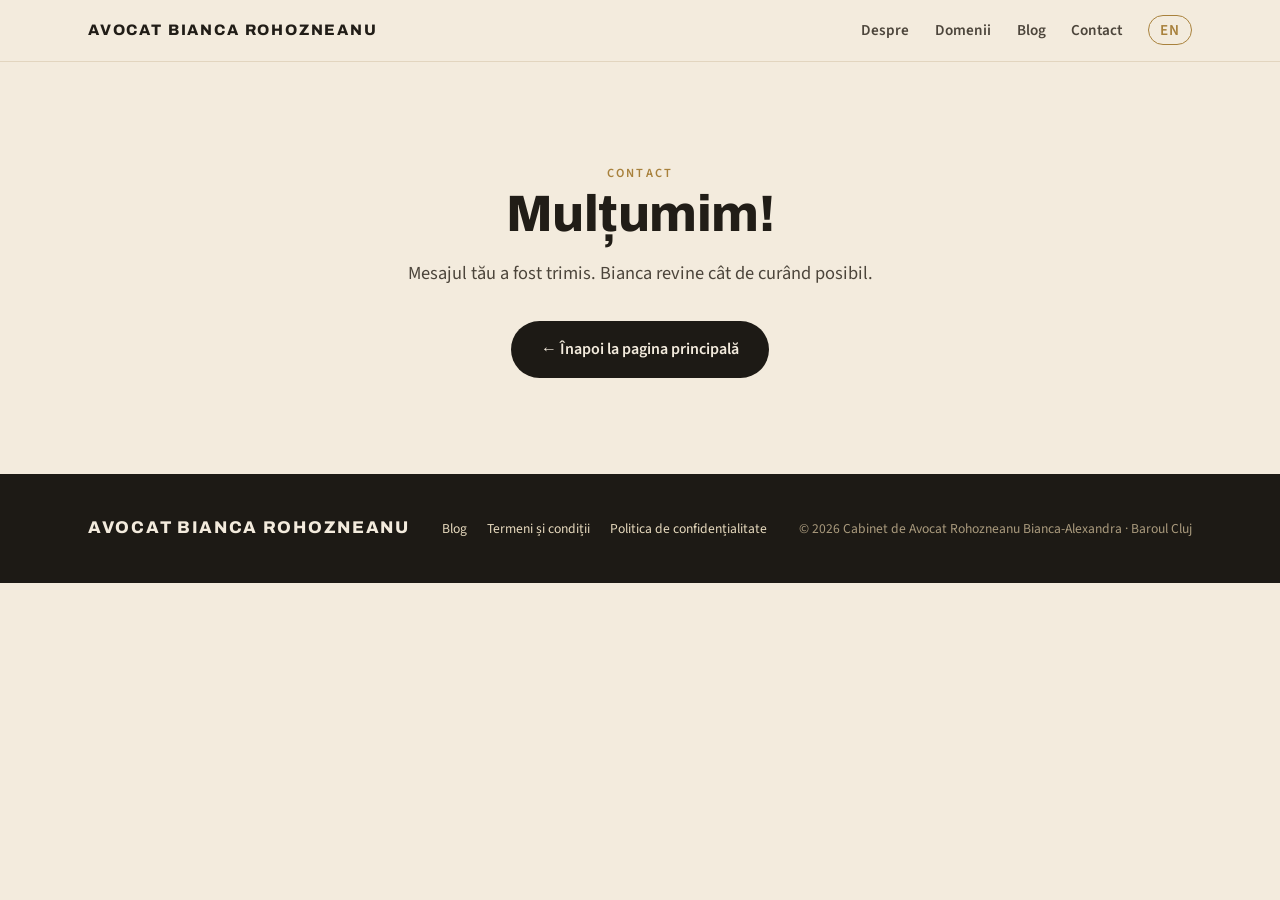
<file: multumim.html>
<!DOCTYPE html>
<html lang="ro">
<head>
  <meta charset="utf-8">
  <meta name="viewport" content="width=device-width, initial-scale=1">
  <title>Mulțumim! — Cabinet de Avocat Rohozneanu Bianca-Alexandra</title>
  <meta name="description" content="Mesajul tău a fost trimis. Revenim cât de curând posibil.">
  <meta name="robots" content="noindex">
  <link rel="icon" href="/favicon.svg" type="image/svg+xml">
  <link rel="stylesheet" href="css/style.css">
</head>
<body>

<header class="site-header">
  <nav class="nav" aria-label="Navigare principală">
    <a class="nav-brand" href="/">Avocat Bianca Rohozneanu</a>
    <ul class="nav-links">
      <li><a href="/#despre">Despre</a></li>
      <li><a href="/#domenii">Domenii</a></li>
      <li><a href="/blog/">Blog</a></li>
      <li><a href="/#contact">Contact</a></li>
      <li><a class="lang-switch" href="/en/thank-you.html" lang="en" hreflang="en">EN</a></li>
    </ul>
  </nav>
</header>

<main>
  <section class="simple-hero">
    <div class="wrap">
      <span class="eyebrow">Contact</span>
      <h1>Mulțumim!</h1>
      <p>Mesajul tău a fost trimis. Bianca revine cât de curând posibil.</p>
      <a class="btn btn-primary" href="/">← Înapoi la pagina principală</a>
    </div>
  </section>
</main>

<footer class="site-footer">
  <div class="wrap">
    <span class="foot-brand">Avocat Bianca Rohozneanu</span>
    <div class="foot-links">
      <a href="/blog/">Blog</a>
      <a href="/termeni.html">Termeni și condiții</a>
      <a href="/confidentialitate.html">Politica de confidențialitate</a>
    </div>
    <small>© 2026 Cabinet de Avocat Rohozneanu Bianca-Alexandra · Baroul Cluj</small>
  </div>
</footer>

</body>
</html>
</file>
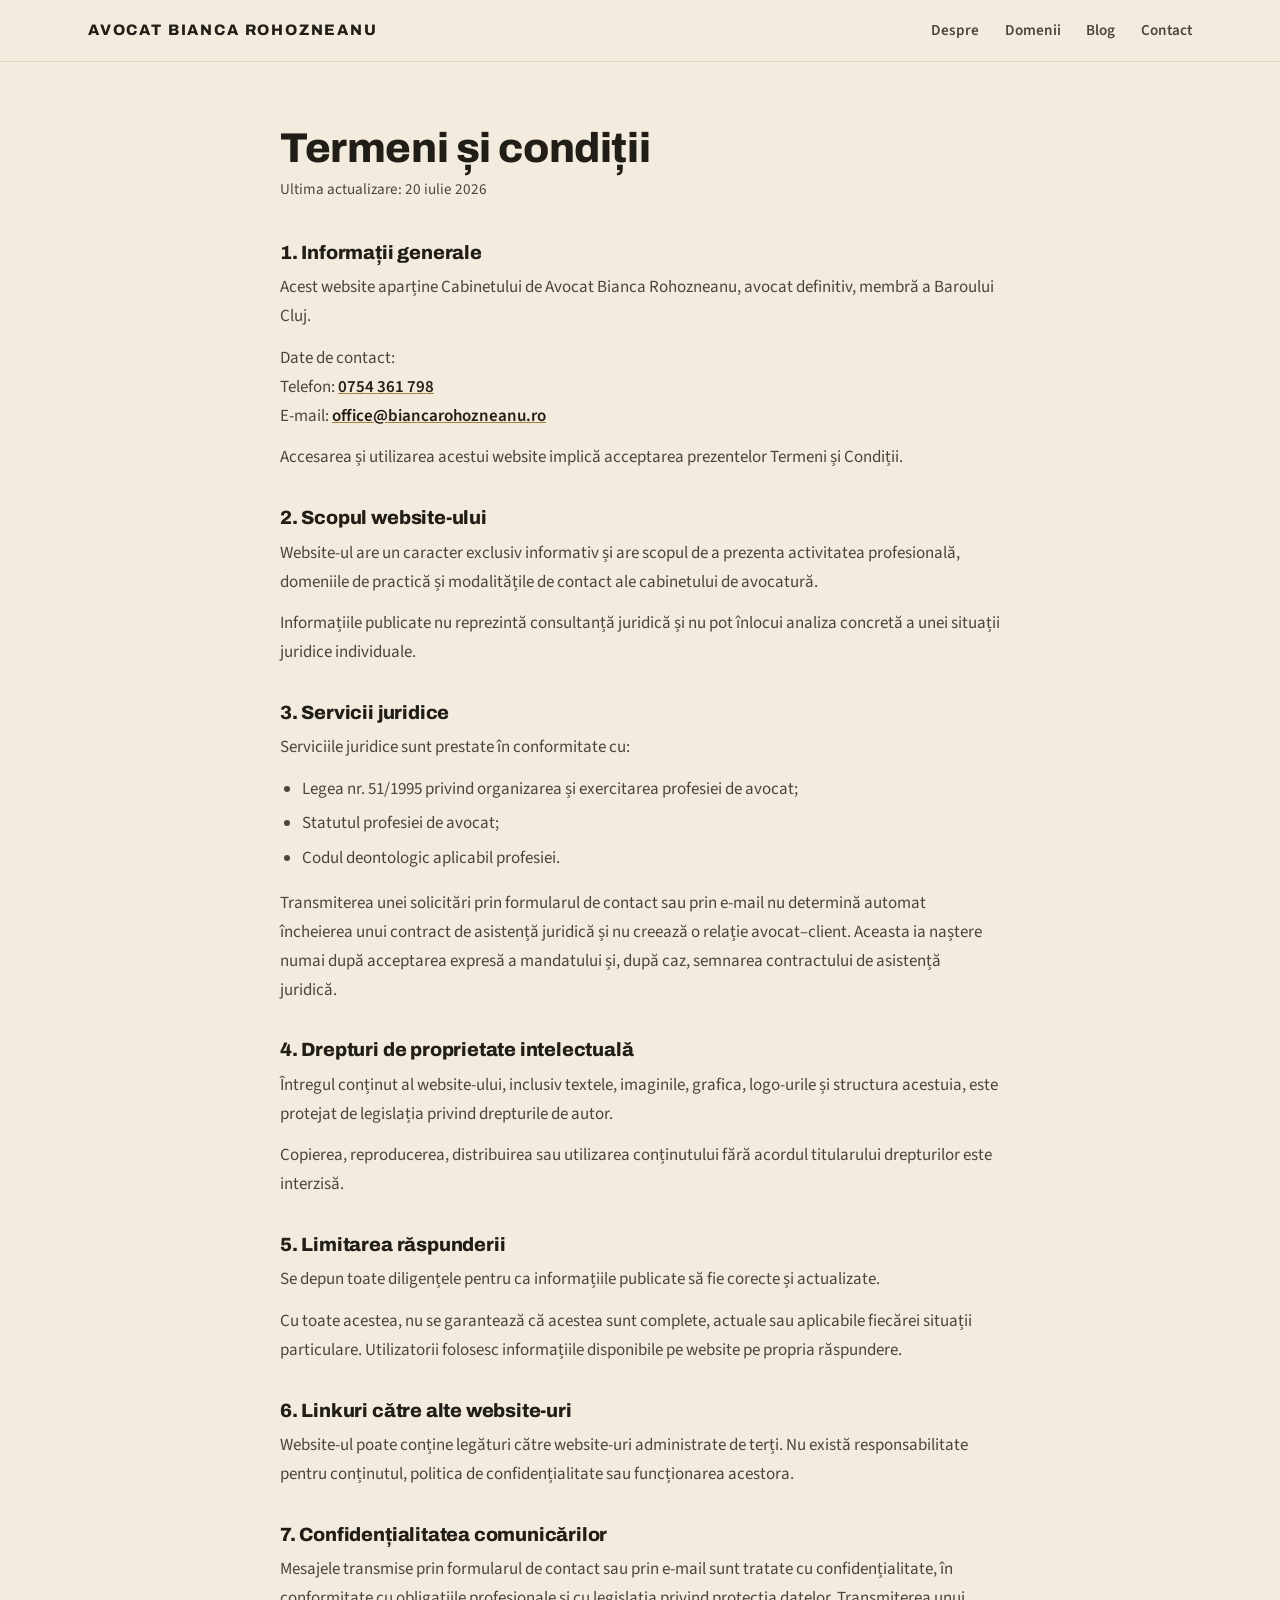
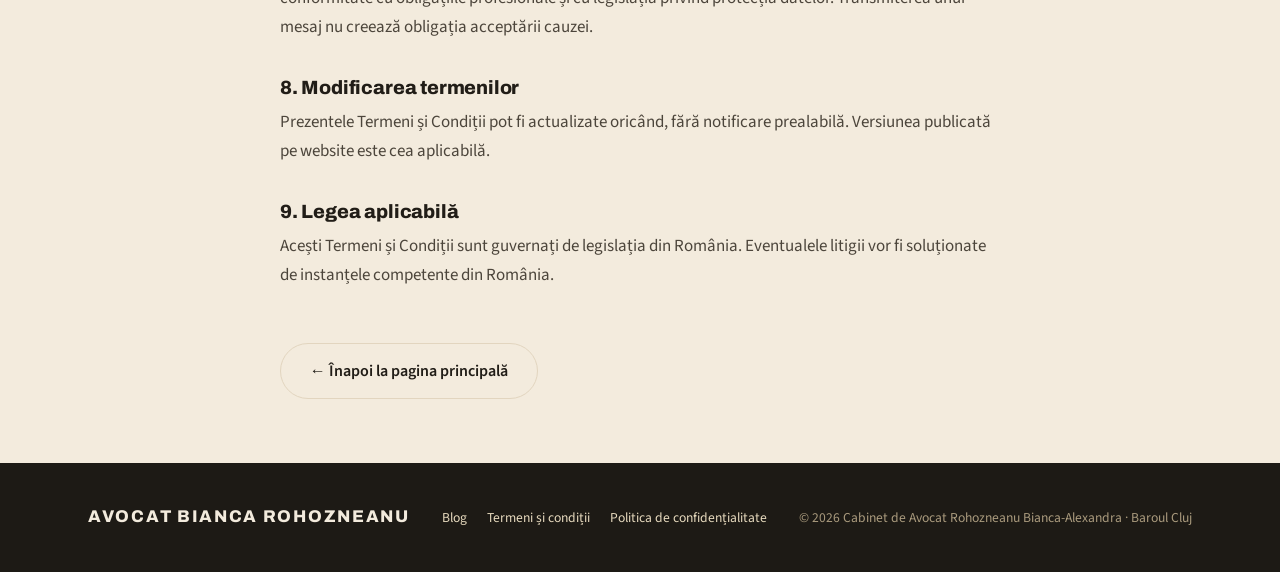
<file: termeni.html>
<!DOCTYPE html>
<html lang="ro">
<head>
  <meta charset="utf-8">
  <meta name="viewport" content="width=device-width, initial-scale=1">
  <title>Termeni și condiții — Avocat Bianca Rohozneanu</title>
  <meta name="description" content="Termenii și condițiile de utilizare a website-ului cabinetului de avocatură Rohozneanu Bianca-Alexandra, Cluj-Napoca.">
  <link rel="alternate" hreflang="ro" href="https://biancarohozneanu.ro/termeni.html">
  <link rel="alternate" hreflang="en" href="https://biancarohozneanu.ro/en/terms.html">
  <link rel="icon" href="/favicon.svg" type="image/svg+xml">
  <link rel="stylesheet" href="css/style.css">
</head>
<body>

<header class="site-header">
  <nav class="nav" aria-label="Navigare principală">
    <a class="nav-brand" href="/">Avocat Bianca Rohozneanu</a>
    <ul class="nav-links">
      <li><a href="/#despre">Despre</a></li>
      <li><a href="/#domenii">Domenii</a></li>
      <li><a href="/blog/">Blog</a></li>
      <li><a href="/#contact">Contact</a></li>
    </ul>
  </nav>
</header>

<main>
  <article class="legal wrap">
    <h1>Termeni și condiții</h1>
    <p class="updated">Ultima actualizare: 20 iulie 2026</p>

    <h2>1. Informații generale</h2>
    <p>Acest website aparține Cabinetului de Avocat Bianca Rohozneanu, avocat definitiv, membră a Baroului Cluj.</p>
    <p>Date de contact:<br>
      Telefon: <a href="tel:+40754361798">0754 361 798</a><br>
      E-mail: <a href="mailto:office@biancarohozneanu.ro">office@biancarohozneanu.ro</a></p>
    <p>Accesarea și utilizarea acestui website implică acceptarea prezentelor Termeni și Condiții.</p>

    <h2>2. Scopul website-ului</h2>
    <p>Website-ul are un caracter exclusiv informativ și are scopul de a prezenta activitatea profesională, domeniile de practică și modalitățile de contact ale cabinetului de avocatură.</p>
    <p>Informațiile publicate nu reprezintă consultanță juridică și nu pot înlocui analiza concretă a unei situații juridice individuale.</p>

    <h2>3. Servicii juridice</h2>
    <p>Serviciile juridice sunt prestate în conformitate cu:</p>
    <ul>
      <li>Legea nr. 51/1995 privind organizarea și exercitarea profesiei de avocat;</li>
      <li>Statutul profesiei de avocat;</li>
      <li>Codul deontologic aplicabil profesiei.</li>
    </ul>
    <p>Transmiterea unei solicitări prin formularul de contact sau prin e-mail nu determină automat încheierea unui contract de asistență juridică și nu creează o relație avocat–client. Aceasta ia naștere numai după acceptarea expresă a mandatului și, după caz, semnarea contractului de asistență juridică.</p>

    <h2>4. Drepturi de proprietate intelectuală</h2>
    <p>Întregul conținut al website-ului, inclusiv textele, imaginile, grafica, logo-urile și structura acestuia, este protejat de legislația privind drepturile de autor.</p>
    <p>Copierea, reproducerea, distribuirea sau utilizarea conținutului fără acordul titularului drepturilor este interzisă.</p>

    <h2>5. Limitarea răspunderii</h2>
    <p>Se depun toate diligențele pentru ca informațiile publicate să fie corecte și actualizate.</p>
    <p>Cu toate acestea, nu se garantează că acestea sunt complete, actuale sau aplicabile fiecărei situații particulare. Utilizatorii folosesc informațiile disponibile pe website pe propria răspundere.</p>

    <h2>6. Linkuri către alte website-uri</h2>
    <p>Website-ul poate conține legături către website-uri administrate de terți. Nu există responsabilitate pentru conținutul, politica de confidențialitate sau funcționarea acestora.</p>

    <h2>7. Confidențialitatea comunicărilor</h2>
    <p>Mesajele transmise prin formularul de contact sau prin e-mail sunt tratate cu confidențialitate, în conformitate cu obligațiile profesionale și cu legislația privind protecția datelor. Transmiterea unui mesaj nu creează obligația acceptării cauzei.</p>

    <h2>8. Modificarea termenilor</h2>
    <p>Prezentele Termeni și Condiții pot fi actualizate oricând, fără notificare prealabilă. Versiunea publicată pe website este cea aplicabilă.</p>

    <h2>9. Legea aplicabilă</h2>
    <p>Acești Termeni și Condiții sunt guvernați de legislația din România. Eventualele litigii vor fi soluționate de instanțele competente din România.</p>

    <a class="btn btn-ghost back" href="/">← Înapoi la pagina principală</a>
  </article>
</main>

<footer class="site-footer">
  <div class="wrap">
    <span class="foot-brand">Avocat Bianca Rohozneanu</span>
    <div class="foot-links">
      <a href="/blog/">Blog</a>
      <a href="/termeni.html">Termeni și condiții</a>
      <a href="/confidentialitate.html">Politica de confidențialitate</a>
    </div>
    <small>© 2026 Cabinet de Avocat Rohozneanu Bianca-Alexandra · Baroul Cluj</small>
  </div>
</footer>

</body>
</html>
</file>
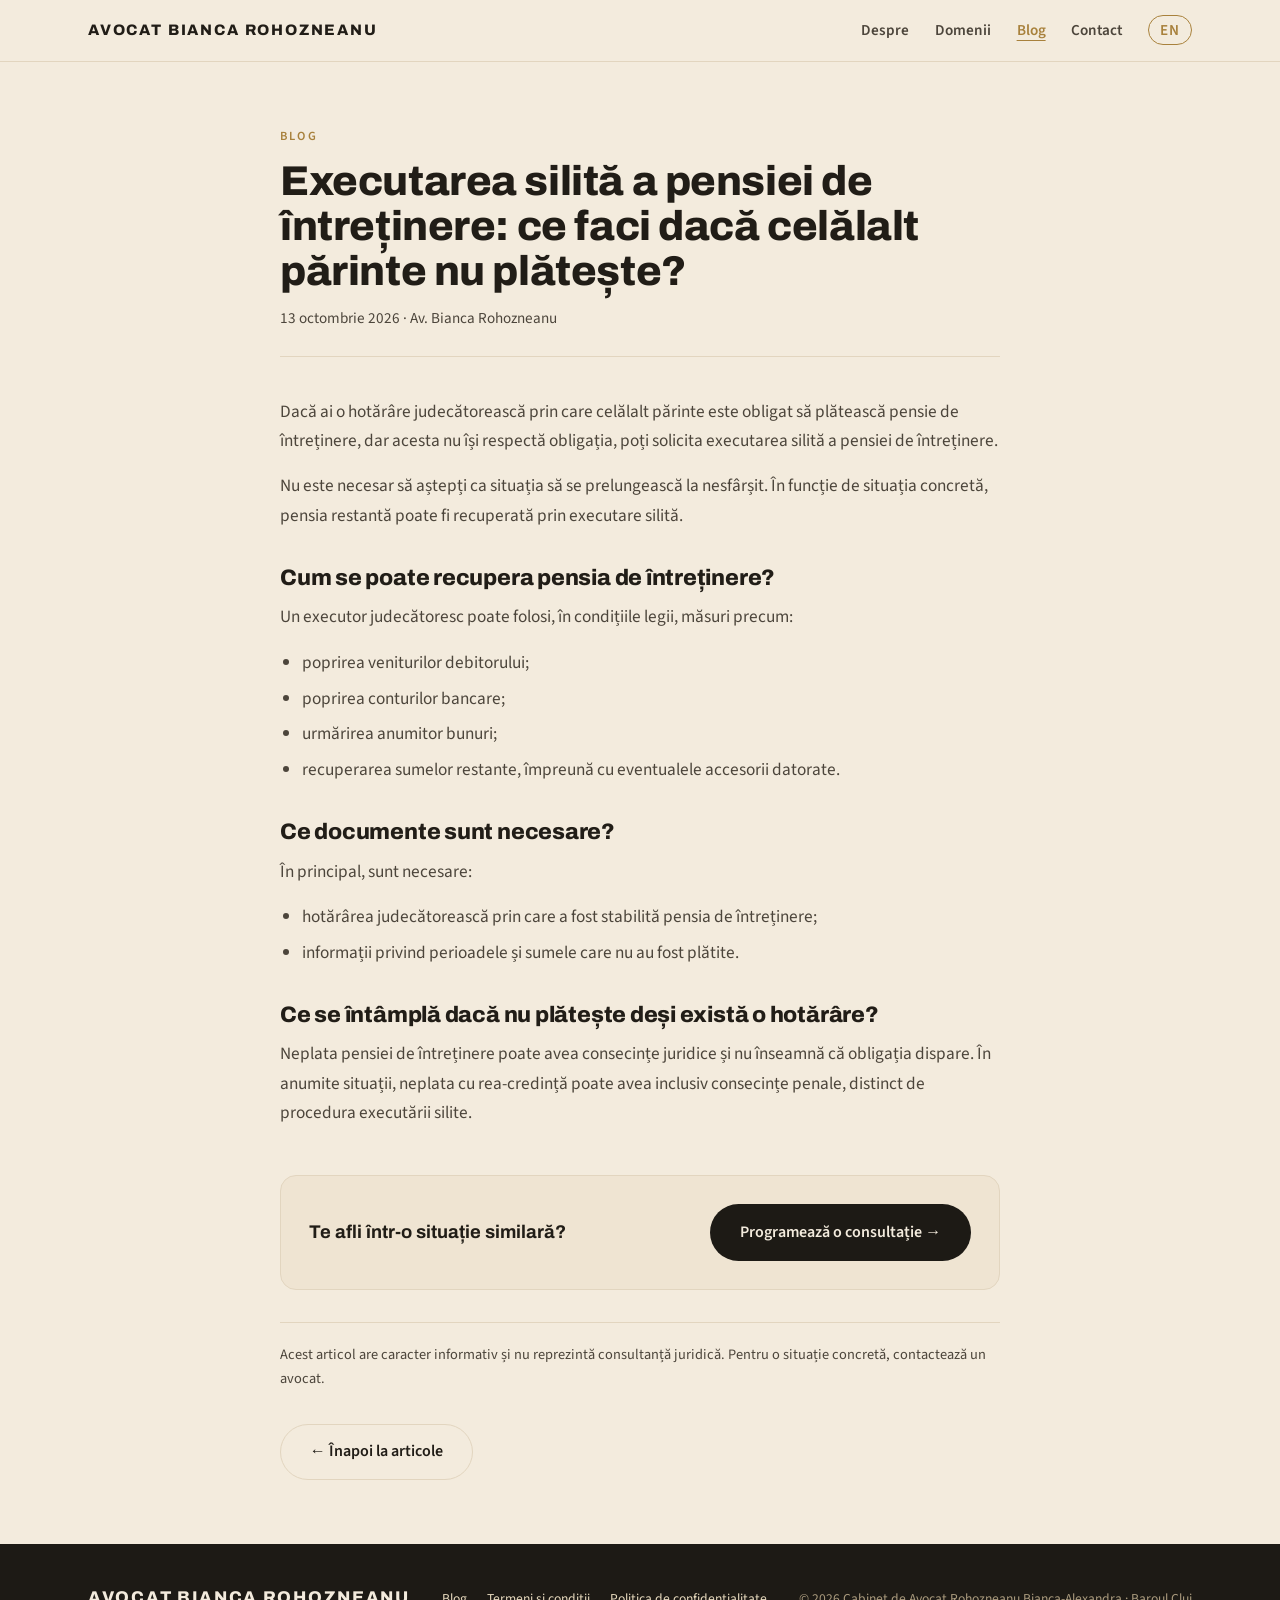
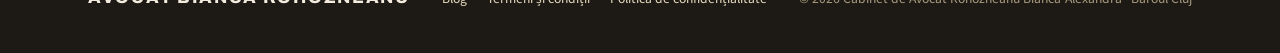
<file: blog/executarea-silita-a-pensiei-de-intretinere.html>
<!DOCTYPE html>
<html lang="ro">
<head>
  <meta charset="utf-8">
  <meta name="viewport" content="width=device-width, initial-scale=1">
  <title>Executarea silită a pensiei de întreținere — Avocat Bianca Rohozneanu</title>
  <meta name="description" content="Ce poți face când există o hotărâre judecătorească pentru pensia de întreținere, dar celălalt părinte nu plătește: măsuri de executare silită, documente necesare și consecințe.">
  <link rel="alternate" hreflang="ro" href="https://biancarohozneanu.ro/blog/executarea-silita-a-pensiei-de-intretinere.html">
  <link rel="alternate" hreflang="en" href="https://biancarohozneanu.ro/en/blog/child-support-enforcement.html">
  <link rel="icon" href="/favicon.svg" type="image/svg+xml">
  <link rel="stylesheet" href="/css/style.css">
</head>
<body>

<header class="site-header">
  <nav class="nav" aria-label="Navigare principală">
    <a class="nav-brand" href="/">Avocat Bianca Rohozneanu</a>
    <ul class="nav-links">
      <li><a href="/#despre">Despre</a></li>
      <li><a href="/#domenii">Domenii</a></li>
      <li><a href="/blog/" aria-current="page">Blog</a></li>
      <li><a href="/#contact">Contact</a></li>
      <li><a class="lang-switch" href="/en/blog/child-support-enforcement.html" lang="en" hreflang="en">EN</a></li>
    </ul>
  </nav>
</header>

<main>
  <article class="post wrap">
    <span class="eyebrow">Blog</span>
    <h1>Executarea silită a pensiei de întreținere: ce faci dacă celălalt părinte nu plătește?</h1>
    <p class="post-meta"><time datetime="2026-10-13">13 octombrie 2026</time> · Av. Bianca Rohozneanu</p>

    <div class="post-body">
      <p>Dacă ai o hotărâre judecătorească prin care celălalt părinte este obligat să plătească pensie de întreținere, dar acesta nu își respectă obligația, poți solicita executarea silită a pensiei de întreținere.</p>
      <p>Nu este necesar să aștepți ca situația să se prelungească la nesfârșit. În funcție de situația concretă, pensia restantă poate fi recuperată prin executare silită.</p>

      <h2>Cum se poate recupera pensia de întreținere?</h2>
      <p>Un executor judecătoresc poate folosi, în condițiile legii, măsuri precum:</p>
      <ul>
        <li>poprirea veniturilor debitorului;</li>
        <li>poprirea conturilor bancare;</li>
        <li>urmărirea anumitor bunuri;</li>
        <li>recuperarea sumelor restante, împreună cu eventualele accesorii datorate.</li>
      </ul>

      <h2>Ce documente sunt necesare?</h2>
      <p>În principal, sunt necesare:</p>
      <ul>
        <li>hotărârea judecătorească prin care a fost stabilită pensia de întreținere;</li>
        <li>informații privind perioadele și sumele care nu au fost plătite.</li>
      </ul>

      <h2>Ce se întâmplă dacă nu plătește deși există o hotărâre?</h2>
      <p>Neplata pensiei de întreținere poate avea consecințe juridice și nu înseamnă că obligația dispare. În anumite situații, neplata cu rea-credință poate avea inclusiv consecințe penale, distinct de procedura executării silite.</p>
    </div>

    <aside class="post-cta">
      <p>Te afli într-o situație similară?</p>
      <a class="btn btn-primary" href="/#contact">Programează o consultație →</a>
    </aside>

    <p class="post-disclaimer">Acest articol are caracter informativ și nu reprezintă consultanță juridică. Pentru o situație concretă, contactează un avocat.</p>

    <a class="btn btn-ghost back" href="/blog/">← Înapoi la articole</a>
  </article>
</main>

<footer class="site-footer">
  <div class="wrap">
    <span class="foot-brand">Avocat Bianca Rohozneanu</span>
    <div class="foot-links">
      <a href="/blog/">Blog</a>
      <a href="/termeni.html">Termeni și condiții</a>
      <a href="/confidentialitate.html">Politica de confidențialitate</a>
    </div>
    <small>© 2026 Cabinet de Avocat Rohozneanu Bianca-Alexandra · Baroul Cluj</small>
  </div>
</footer>

</body>
</html>
</file>
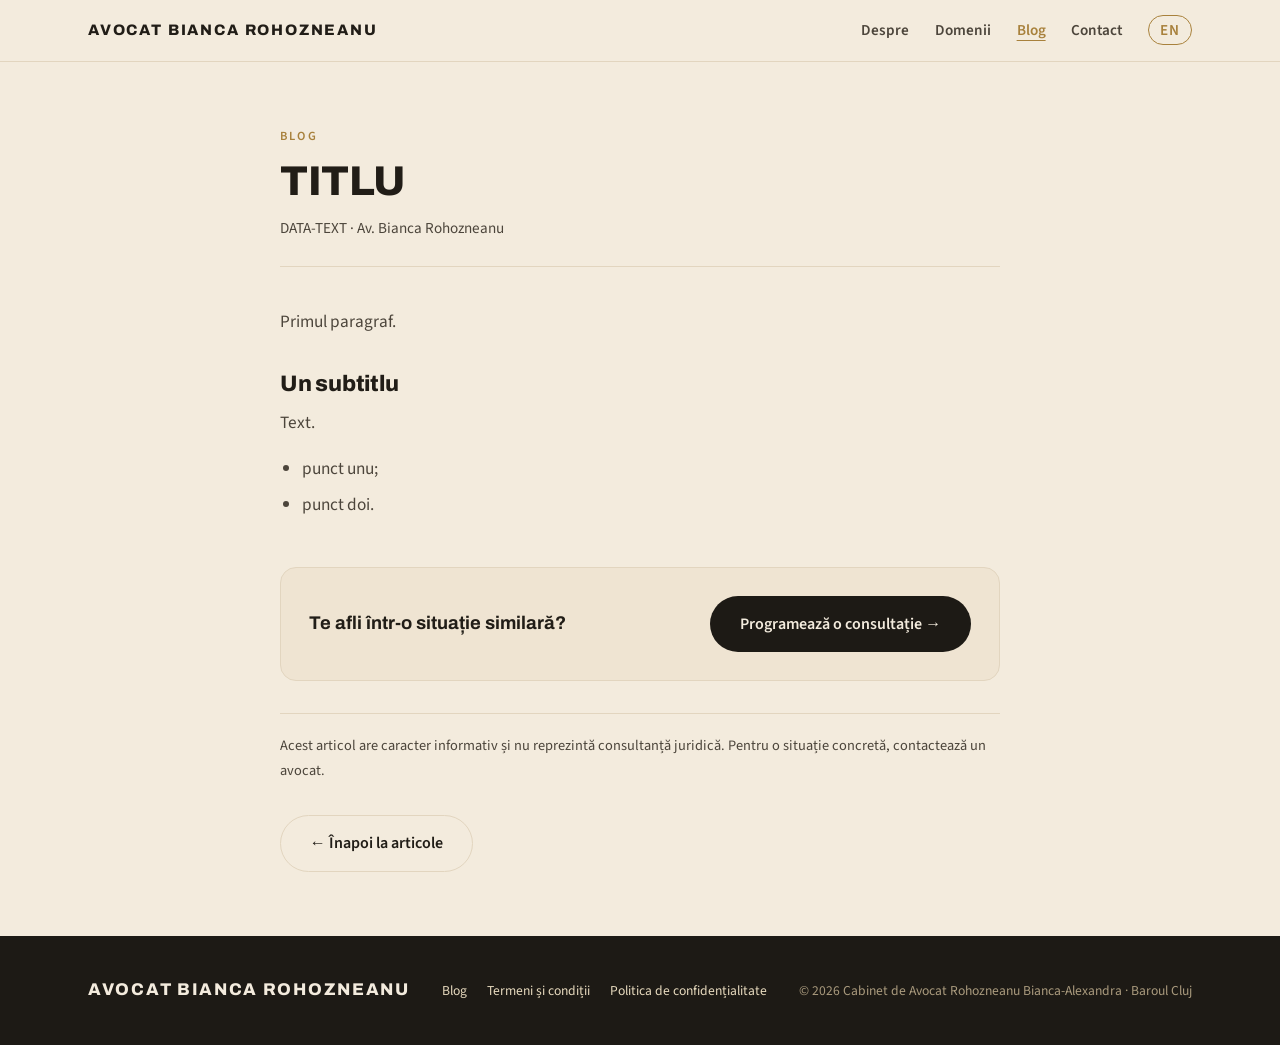
<file: docs/blog-template.html>
<!--
  ȘABLON ARTICOL BLOG — nu edita acest fișier, copiază-l.

  Articol nou, versiunea RO:
    1. cp docs/blog-template.html blog/<slug-ro>.html
    2. Înlocuiește (find & replace) cuvintele scrise cu MAJUSCULE:
         SLUG-RO      numele fișierului RO, fără .html (litere mici, fără diacritice, cu cratime)
         SLUG-EN      numele fișierului EN, fără .html (ex. child-support-enforcement)
         TITLU        titlul articolului
         REZUMAT      1–2 propoziții; apar în listă și în meta description
         DATA-ISO     2026-10-13
         DATA-TEXT    13 octombrie 2026
    3. Șterge din <head> linia care conține „robots" (e acolo doar ca Google să nu indexeze șablonul).
    4. Șterge acest comentariu și pe cel de la finalul fișierului.
    5. Pune textul în <div class="post-body">. Elemente acceptate: <p>, <h2>, <ul><li>, <strong>, <a>.

  Versiunea EN: NU porni de la acest șablon. Copiază ultimul articol EN:
    cp en/blog/child-support-enforcement.html en/blog/<slug-en>.html
  și schimbă în el: <title>, meta description, cele două link-uri hreflang, link-ul RO
  din meniu (lang-switch), titlul <h1>, data (ex. 13 October 2026) și textul din <div class="post-body">.

  Listă, sitemap și verificare: vezi README, „Cum adaugi un articol pe blog".
-->
<!DOCTYPE html>
<html lang="ro">
<head>
  <meta charset="utf-8">
  <meta name="viewport" content="width=device-width, initial-scale=1">
  <meta name="robots" content="noindex">
  <title>TITLU — Avocat Bianca Rohozneanu</title>
  <meta name="description" content="REZUMAT">
  <link rel="alternate" hreflang="ro" href="https://biancarohozneanu.ro/blog/SLUG-RO.html">
  <link rel="alternate" hreflang="en" href="https://biancarohozneanu.ro/en/blog/SLUG-EN.html">
  <link rel="icon" href="/favicon.svg" type="image/svg+xml">
  <link rel="stylesheet" href="/css/style.css">
</head>
<body>

<header class="site-header">
  <nav class="nav" aria-label="Navigare principală">
    <a class="nav-brand" href="/">Avocat Bianca Rohozneanu</a>
    <ul class="nav-links">
      <li><a href="/#despre">Despre</a></li>
      <li><a href="/#domenii">Domenii</a></li>
      <li><a href="/blog/" aria-current="page">Blog</a></li>
      <li><a href="/#contact">Contact</a></li>
      <li><a class="lang-switch" href="/en/blog/SLUG-EN.html" lang="en" hreflang="en">EN</a></li>
    </ul>
  </nav>
</header>

<main>
  <article class="post wrap">
    <span class="eyebrow">Blog</span>
    <h1>TITLU</h1>
    <p class="post-meta"><time datetime="DATA-ISO">DATA-TEXT</time> · Av. Bianca Rohozneanu</p>

    <div class="post-body">
      <p>Primul paragraf.</p>

      <h2>Un subtitlu</h2>
      <p>Text.</p>
      <ul>
        <li>punct unu;</li>
        <li>punct doi.</li>
      </ul>
    </div>

    <aside class="post-cta">
      <p>Te afli într-o situație similară?</p>
      <a class="btn btn-primary" href="/#contact">Programează o consultație →</a>
    </aside>

    <p class="post-disclaimer">Acest articol are caracter informativ și nu reprezintă consultanță juridică. Pentru o situație concretă, contactează un avocat.</p>

    <a class="btn btn-ghost back" href="/blog/">← Înapoi la articole</a>
  </article>
</main>

<footer class="site-footer">
  <div class="wrap">
    <span class="foot-brand">Avocat Bianca Rohozneanu</span>
    <div class="foot-links">
      <a href="/blog/">Blog</a>
      <a href="/termeni.html">Termeni și condiții</a>
      <a href="/confidentialitate.html">Politica de confidențialitate</a>
    </div>
    <small>© 2026 Cabinet de Avocat Rohozneanu Bianca-Alexandra · Baroul Cluj</small>
  </div>
</footer>

</body>
</html>
<!--
  Card RO pentru blog/index.html (pune-l primul în <ul class="post-list">):

        <li class="post-card">
          <time datetime="DATA-ISO">DATA-TEXT</time>
          <h2><a href="/blog/SLUG-RO.html">TITLU</a></h2>
          <p>REZUMAT</p>
        </li>

  Card EN pentru en/blog/index.html (la fel, primul în listă; data în engleză, ex. 13 October 2026):

        <li class="post-card">
          <time datetime="DATA-ISO">DATA-TEXT</time>
          <h2><a href="/en/blog/SLUG-EN.html">TITLU</a></h2>
          <p>REZUMAT</p>
        </li>
-->
</file>
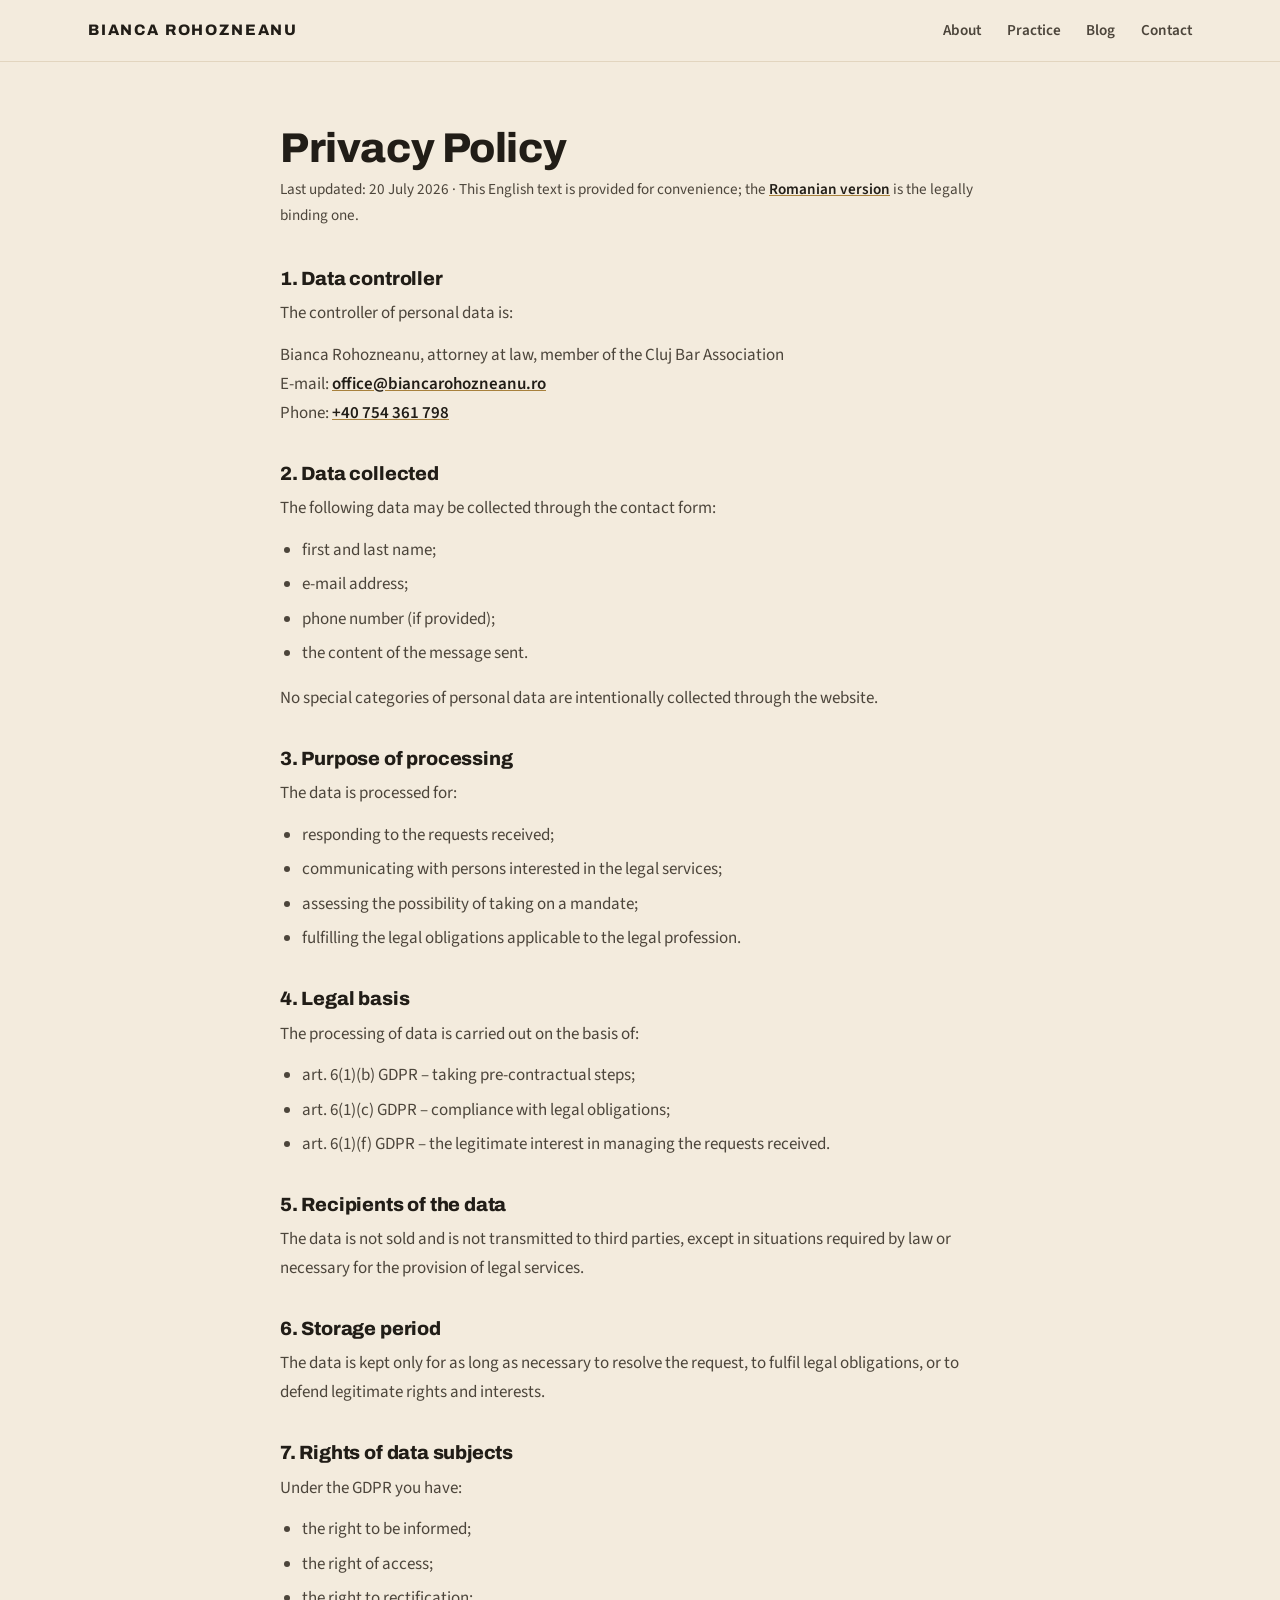
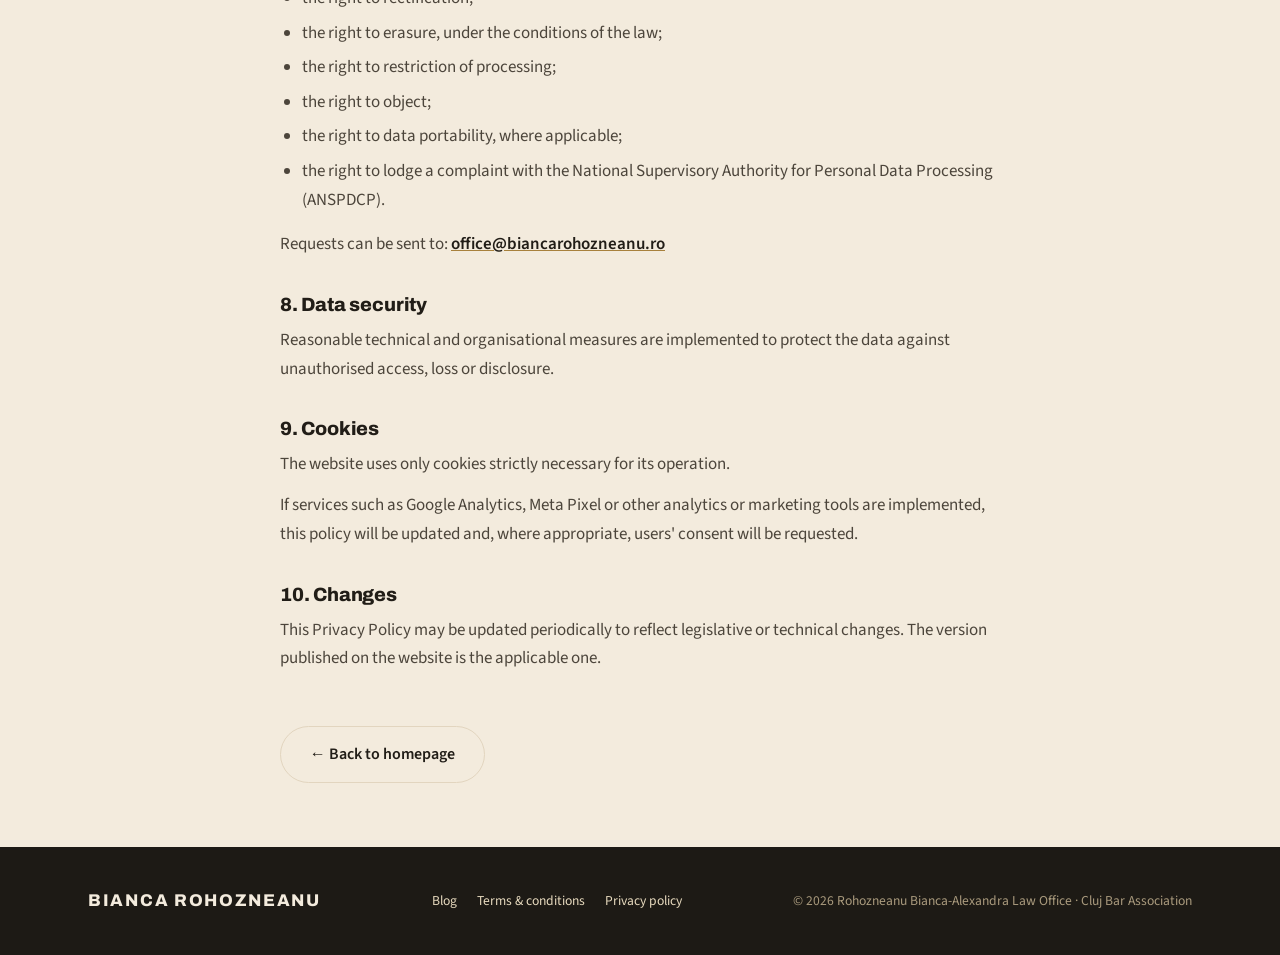
<file: en/privacy.html>
<!DOCTYPE html>
<html lang="en">
<head>
  <meta charset="utf-8">
  <meta name="viewport" content="width=device-width, initial-scale=1">
  <title>Privacy Policy — Bianca Rohozneanu, Attorney at Law</title>
  <meta name="description" content="Privacy policy of the law office of Rohozneanu Bianca-Alexandra, Cluj-Napoca — processing of personal data under the GDPR.">
  <link rel="alternate" hreflang="ro" href="https://biancarohozneanu.ro/confidentialitate.html">
  <link rel="alternate" hreflang="en" href="https://biancarohozneanu.ro/en/privacy.html">
  <link rel="icon" href="/favicon.svg" type="image/svg+xml">
  <link rel="stylesheet" href="../css/style.css">
</head>
<body>

<header class="site-header">
  <nav class="nav" aria-label="Main navigation">
    <a class="nav-brand" href="/en/">Bianca Rohozneanu</a>
    <ul class="nav-links">
      <li><a href="/en/#about">About</a></li>
      <li><a href="/en/#practice">Practice</a></li>
      <li><a href="/en/blog/">Blog</a></li>
      <li><a href="/en/#contact">Contact</a></li>
    </ul>
  </nav>
</header>

<main>
  <article class="legal wrap">
    <h1>Privacy Policy</h1>
    <p class="updated">Last updated: 20 July 2026 · This English text is provided for convenience; the <a href="/confidentialitate.html">Romanian version</a> is the legally binding one.</p>

    <h2>1. Data controller</h2>
    <p>The controller of personal data is:</p>
    <p>Bianca Rohozneanu, attorney at law, member of the Cluj Bar Association<br>
      E-mail: <a href="mailto:office@biancarohozneanu.ro">office@biancarohozneanu.ro</a><br>
      Phone: <a href="tel:+40754361798">+40 754 361 798</a></p>

    <h2>2. Data collected</h2>
    <p>The following data may be collected through the contact form:</p>
    <ul>
      <li>first and last name;</li>
      <li>e-mail address;</li>
      <li>phone number (if provided);</li>
      <li>the content of the message sent.</li>
    </ul>
    <p>No special categories of personal data are intentionally collected through the website.</p>

    <h2>3. Purpose of processing</h2>
    <p>The data is processed for:</p>
    <ul>
      <li>responding to the requests received;</li>
      <li>communicating with persons interested in the legal services;</li>
      <li>assessing the possibility of taking on a mandate;</li>
      <li>fulfilling the legal obligations applicable to the legal profession.</li>
    </ul>

    <h2>4. Legal basis</h2>
    <p>The processing of data is carried out on the basis of:</p>
    <ul>
      <li>art. 6(1)(b) GDPR – taking pre-contractual steps;</li>
      <li>art. 6(1)(c) GDPR – compliance with legal obligations;</li>
      <li>art. 6(1)(f) GDPR – the legitimate interest in managing the requests received.</li>
    </ul>

    <h2>5. Recipients of the data</h2>
    <p>The data is not sold and is not transmitted to third parties, except in situations required by law or necessary for the provision of legal services.</p>

    <h2>6. Storage period</h2>
    <p>The data is kept only for as long as necessary to resolve the request, to fulfil legal obligations, or to defend legitimate rights and interests.</p>

    <h2>7. Rights of data subjects</h2>
    <p>Under the GDPR you have:</p>
    <ul>
      <li>the right to be informed;</li>
      <li>the right of access;</li>
      <li>the right to rectification;</li>
      <li>the right to erasure, under the conditions of the law;</li>
      <li>the right to restriction of processing;</li>
      <li>the right to object;</li>
      <li>the right to data portability, where applicable;</li>
      <li>the right to lodge a complaint with the National Supervisory Authority for Personal Data Processing (ANSPDCP).</li>
    </ul>
    <p>Requests can be sent to: <a href="mailto:office@biancarohozneanu.ro">office@biancarohozneanu.ro</a></p>

    <h2>8. Data security</h2>
    <p>Reasonable technical and organisational measures are implemented to protect the data against unauthorised access, loss or disclosure.</p>

    <h2>9. Cookies</h2>
    <p>The website uses only cookies strictly necessary for its operation.</p>
    <p>If services such as Google Analytics, Meta Pixel or other analytics or marketing tools are implemented, this policy will be updated and, where appropriate, users' consent will be requested.</p>

    <h2>10. Changes</h2>
    <p>This Privacy Policy may be updated periodically to reflect legislative or technical changes. The version published on the website is the applicable one.</p>

    <a class="btn btn-ghost back" href="/en/">← Back to homepage</a>
  </article>
</main>

<footer class="site-footer">
  <div class="wrap">
    <span class="foot-brand">Bianca Rohozneanu</span>
    <div class="foot-links">
      <a href="/en/blog/">Blog</a>
      <a href="/en/terms.html">Terms &amp; conditions</a>
      <a href="/en/privacy.html">Privacy policy</a>
    </div>
    <small>© 2026 Rohozneanu Bianca-Alexandra Law Office · Cluj Bar Association</small>
  </div>
</footer>

</body>
</html>
</file>
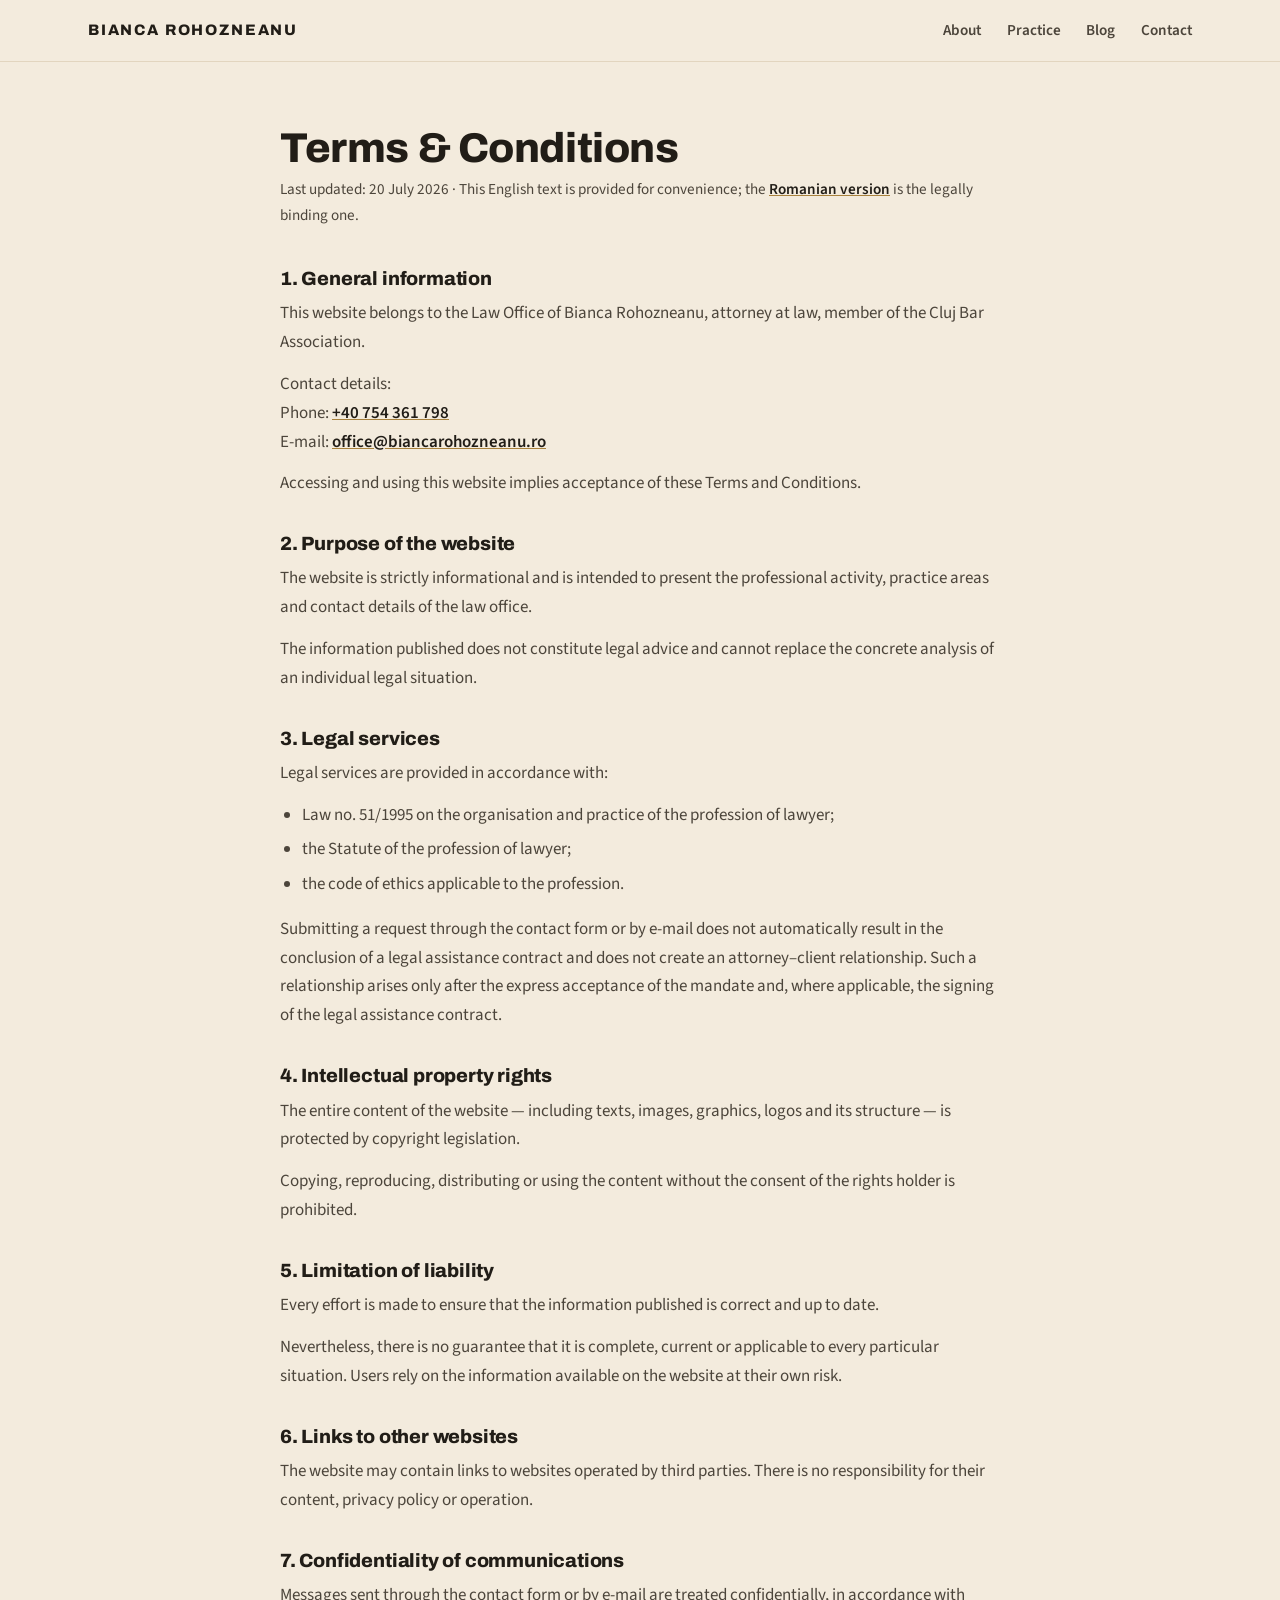
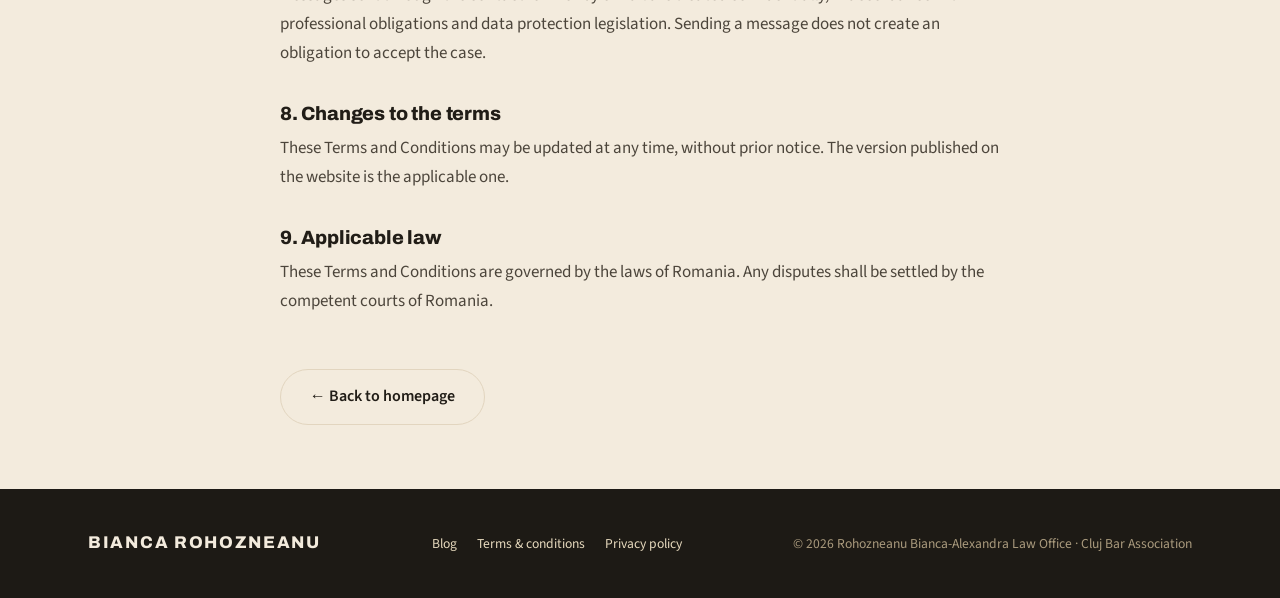
<file: en/terms.html>
<!DOCTYPE html>
<html lang="en">
<head>
  <meta charset="utf-8">
  <meta name="viewport" content="width=device-width, initial-scale=1">
  <title>Terms & Conditions — Bianca Rohozneanu, Attorney at Law</title>
  <meta name="description" content="Terms and conditions of use for the website of the law office of Rohozneanu Bianca-Alexandra, Cluj-Napoca, Romania.">
  <link rel="alternate" hreflang="ro" href="https://biancarohozneanu.ro/termeni.html">
  <link rel="alternate" hreflang="en" href="https://biancarohozneanu.ro/en/terms.html">
  <link rel="icon" href="/favicon.svg" type="image/svg+xml">
  <link rel="stylesheet" href="../css/style.css">
</head>
<body>

<header class="site-header">
  <nav class="nav" aria-label="Main navigation">
    <a class="nav-brand" href="/en/">Bianca Rohozneanu</a>
    <ul class="nav-links">
      <li><a href="/en/#about">About</a></li>
      <li><a href="/en/#practice">Practice</a></li>
      <li><a href="/en/blog/">Blog</a></li>
      <li><a href="/en/#contact">Contact</a></li>
    </ul>
  </nav>
</header>

<main>
  <article class="legal wrap">
    <h1>Terms &amp; Conditions</h1>
    <p class="updated">Last updated: 20 July 2026 · This English text is provided for convenience; the <a href="/termeni.html">Romanian version</a> is the legally binding one.</p>

    <h2>1. General information</h2>
    <p>This website belongs to the Law Office of Bianca Rohozneanu, attorney at law, member of the Cluj Bar Association.</p>
    <p>Contact details:<br>
      Phone: <a href="tel:+40754361798">+40 754 361 798</a><br>
      E-mail: <a href="mailto:office@biancarohozneanu.ro">office@biancarohozneanu.ro</a></p>
    <p>Accessing and using this website implies acceptance of these Terms and Conditions.</p>

    <h2>2. Purpose of the website</h2>
    <p>The website is strictly informational and is intended to present the professional activity, practice areas and contact details of the law office.</p>
    <p>The information published does not constitute legal advice and cannot replace the concrete analysis of an individual legal situation.</p>

    <h2>3. Legal services</h2>
    <p>Legal services are provided in accordance with:</p>
    <ul>
      <li>Law no. 51/1995 on the organisation and practice of the profession of lawyer;</li>
      <li>the Statute of the profession of lawyer;</li>
      <li>the code of ethics applicable to the profession.</li>
    </ul>
    <p>Submitting a request through the contact form or by e-mail does not automatically result in the conclusion of a legal assistance contract and does not create an attorney–client relationship. Such a relationship arises only after the express acceptance of the mandate and, where applicable, the signing of the legal assistance contract.</p>

    <h2>4. Intellectual property rights</h2>
    <p>The entire content of the website — including texts, images, graphics, logos and its structure — is protected by copyright legislation.</p>
    <p>Copying, reproducing, distributing or using the content without the consent of the rights holder is prohibited.</p>

    <h2>5. Limitation of liability</h2>
    <p>Every effort is made to ensure that the information published is correct and up to date.</p>
    <p>Nevertheless, there is no guarantee that it is complete, current or applicable to every particular situation. Users rely on the information available on the website at their own risk.</p>

    <h2>6. Links to other websites</h2>
    <p>The website may contain links to websites operated by third parties. There is no responsibility for their content, privacy policy or operation.</p>

    <h2>7. Confidentiality of communications</h2>
    <p>Messages sent through the contact form or by e-mail are treated confidentially, in accordance with professional obligations and data protection legislation. Sending a message does not create an obligation to accept the case.</p>

    <h2>8. Changes to the terms</h2>
    <p>These Terms and Conditions may be updated at any time, without prior notice. The version published on the website is the applicable one.</p>

    <h2>9. Applicable law</h2>
    <p>These Terms and Conditions are governed by the laws of Romania. Any disputes shall be settled by the competent courts of Romania.</p>

    <a class="btn btn-ghost back" href="/en/">← Back to homepage</a>
  </article>
</main>

<footer class="site-footer">
  <div class="wrap">
    <span class="foot-brand">Bianca Rohozneanu</span>
    <div class="foot-links">
      <a href="/en/blog/">Blog</a>
      <a href="/en/terms.html">Terms &amp; conditions</a>
      <a href="/en/privacy.html">Privacy policy</a>
    </div>
    <small>© 2026 Rohozneanu Bianca-Alexandra Law Office · Cluj Bar Association</small>
  </div>
</footer>

</body>
</html>
</file>
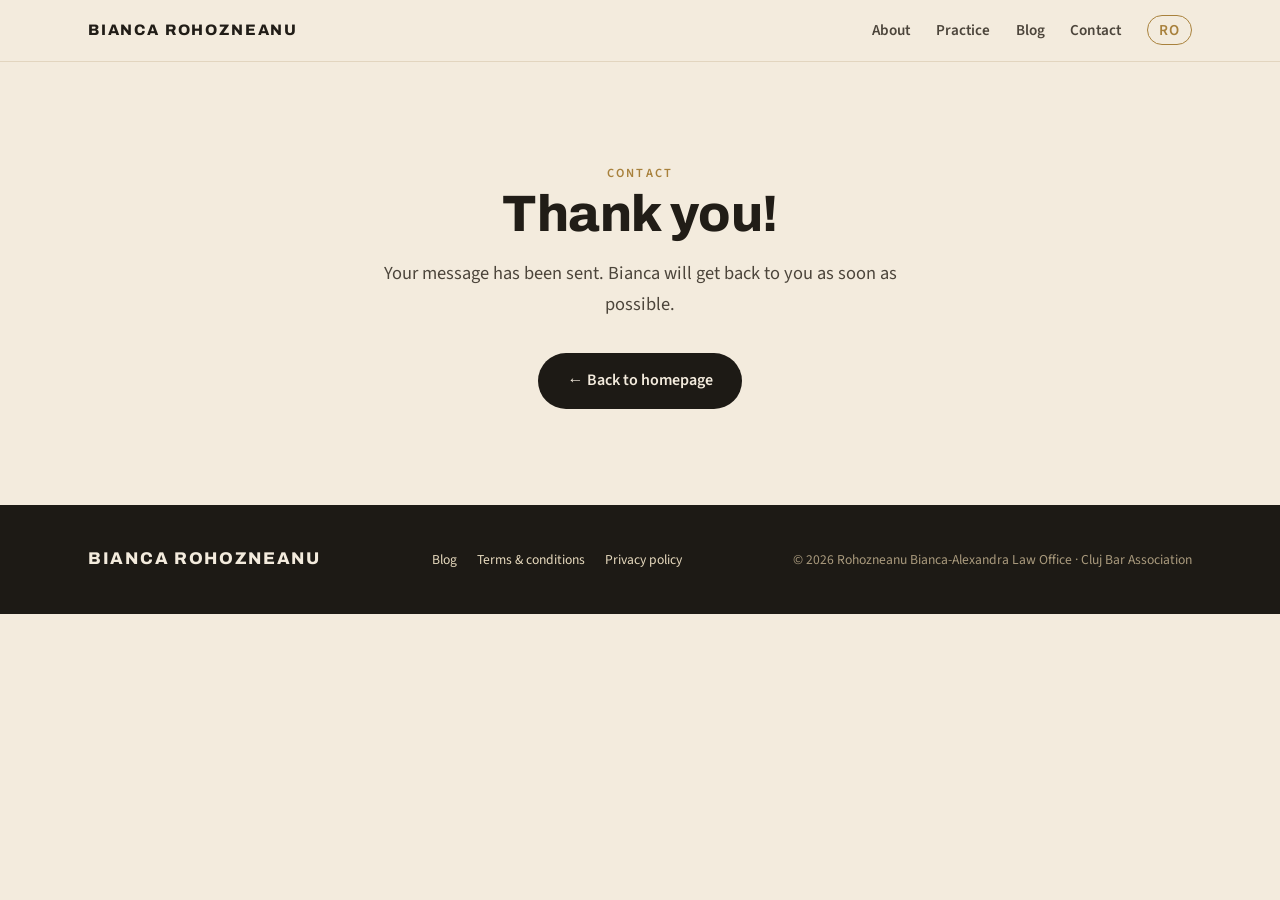
<file: en/thank-you.html>
<!DOCTYPE html>
<html lang="en">
<head>
  <meta charset="utf-8">
  <meta name="viewport" content="width=device-width, initial-scale=1">
  <title>Thank you! — Rohozneanu Bianca-Alexandra Law Office</title>
  <meta name="description" content="Your message has been sent. We will get back to you as soon as possible.">
  <meta name="robots" content="noindex">
  <link rel="icon" href="/favicon.svg" type="image/svg+xml">
  <link rel="stylesheet" href="../css/style.css">
</head>
<body>

<header class="site-header">
  <nav class="nav" aria-label="Main navigation">
    <a class="nav-brand" href="/en/">Bianca Rohozneanu</a>
    <ul class="nav-links">
      <li><a href="/en/#about">About</a></li>
      <li><a href="/en/#practice">Practice</a></li>
      <li><a href="/en/blog/">Blog</a></li>
      <li><a href="/en/#contact">Contact</a></li>
      <li><a class="lang-switch" href="/multumim.html" lang="ro" hreflang="ro">RO</a></li>
    </ul>
  </nav>
</header>

<main>
  <section class="simple-hero">
    <div class="wrap">
      <span class="eyebrow">Contact</span>
      <h1>Thank you!</h1>
      <p>Your message has been sent. Bianca will get back to you as soon as possible.</p>
      <a class="btn btn-primary" href="/en/">← Back to homepage</a>
    </div>
  </section>
</main>

<footer class="site-footer">
  <div class="wrap">
    <span class="foot-brand">Bianca Rohozneanu</span>
    <div class="foot-links">
      <a href="/en/blog/">Blog</a>
      <a href="/en/terms.html">Terms &amp; conditions</a>
      <a href="/en/privacy.html">Privacy policy</a>
    </div>
    <small>© 2026 Rohozneanu Bianca-Alexandra Law Office · Cluj Bar Association</small>
  </div>
</footer>

</body>
</html>
</file>
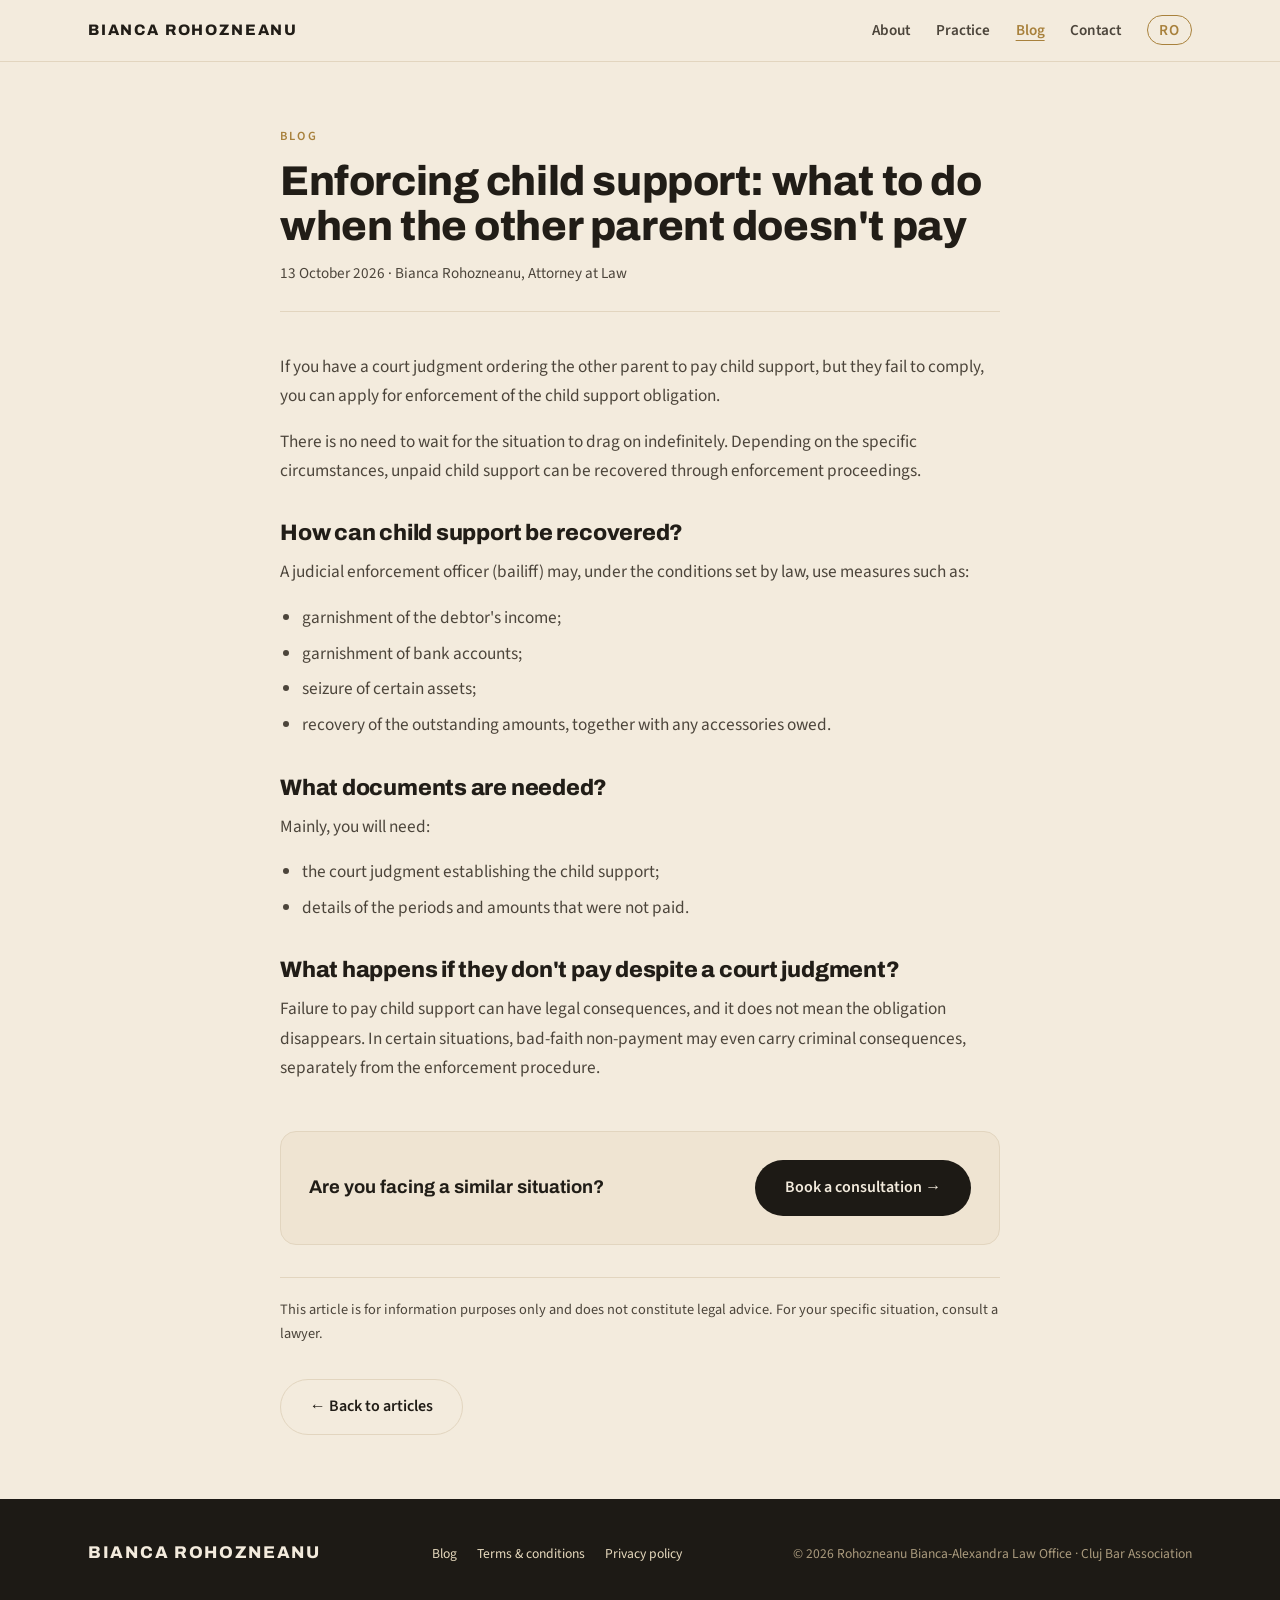
<file: en/blog/child-support-enforcement.html>
<!DOCTYPE html>
<html lang="en">
<head>
  <meta charset="utf-8">
  <meta name="viewport" content="width=device-width, initial-scale=1">
  <title>Enforcing child support — Bianca Rohozneanu, Attorney at Law</title>
  <meta name="description" content="What you can do when a court judgment orders child support but the other parent does not pay: enforcement measures, documents needed and consequences.">
  <link rel="alternate" hreflang="ro" href="https://biancarohozneanu.ro/blog/executarea-silita-a-pensiei-de-intretinere.html">
  <link rel="alternate" hreflang="en" href="https://biancarohozneanu.ro/en/blog/child-support-enforcement.html">
  <link rel="icon" href="/favicon.svg" type="image/svg+xml">
  <link rel="stylesheet" href="/css/style.css">
</head>
<body>

<header class="site-header">
  <nav class="nav" aria-label="Main navigation">
    <a class="nav-brand" href="/en/">Bianca Rohozneanu</a>
    <ul class="nav-links">
      <li><a href="/en/#about">About</a></li>
      <li><a href="/en/#practice">Practice</a></li>
      <li><a href="/en/blog/" aria-current="page">Blog</a></li>
      <li><a href="/en/#contact">Contact</a></li>
      <li><a class="lang-switch" href="/blog/executarea-silita-a-pensiei-de-intretinere.html" lang="ro" hreflang="ro">RO</a></li>
    </ul>
  </nav>
</header>

<main>
  <article class="post wrap">
    <span class="eyebrow">Blog</span>
    <h1>Enforcing child support: what to do when the other parent doesn't pay</h1>
    <p class="post-meta"><time datetime="2026-10-13">13 October 2026</time> · Bianca Rohozneanu, Attorney at Law</p>

    <div class="post-body">
      <p>If you have a court judgment ordering the other parent to pay child support, but they fail to comply, you can apply for enforcement of the child support obligation.</p>
      <p>There is no need to wait for the situation to drag on indefinitely. Depending on the specific circumstances, unpaid child support can be recovered through enforcement proceedings.</p>

      <h2>How can child support be recovered?</h2>
      <p>A judicial enforcement officer (bailiff) may, under the conditions set by law, use measures such as:</p>
      <ul>
        <li>garnishment of the debtor's income;</li>
        <li>garnishment of bank accounts;</li>
        <li>seizure of certain assets;</li>
        <li>recovery of the outstanding amounts, together with any accessories owed.</li>
      </ul>

      <h2>What documents are needed?</h2>
      <p>Mainly, you will need:</p>
      <ul>
        <li>the court judgment establishing the child support;</li>
        <li>details of the periods and amounts that were not paid.</li>
      </ul>

      <h2>What happens if they don't pay despite a court judgment?</h2>
      <p>Failure to pay child support can have legal consequences, and it does not mean the obligation disappears. In certain situations, bad-faith non-payment may even carry criminal consequences, separately from the enforcement procedure.</p>
    </div>

    <aside class="post-cta">
      <p>Are you facing a similar situation?</p>
      <a class="btn btn-primary" href="/en/#contact">Book a consultation →</a>
    </aside>

    <p class="post-disclaimer">This article is for information purposes only and does not constitute legal advice. For your specific situation, consult a lawyer.</p>

    <a class="btn btn-ghost back" href="/en/blog/">← Back to articles</a>
  </article>
</main>

<footer class="site-footer">
  <div class="wrap">
    <span class="foot-brand">Bianca Rohozneanu</span>
    <div class="foot-links">
      <a href="/en/blog/">Blog</a>
      <a href="/en/terms.html">Terms &amp; conditions</a>
      <a href="/en/privacy.html">Privacy policy</a>
    </div>
    <small>© 2026 Rohozneanu Bianca-Alexandra Law Office · Cluj Bar Association</small>
  </div>
</footer>

</body>
</html>
</file>
<file: css/style.css>
/* Cabinet de Avocat Rohozneanu Bianca-Alexandra — shared stylesheet (RO + EN)
   Warm palette: cream/sand + gold + charcoal. */

/* ---- Fonts (served locally) ---- */
@font-face {
  font-family: "Archivo";
  font-weight: 700;
  font-style: normal;
  font-display: swap;
  src: url("../fonts/archivo-700-latin.woff2") format("woff2");
  unicode-range: U+0000-00FF, U+2013-2014, U+2018-201A, U+201C-201E, U+2022, U+2192;
}
@font-face {
  font-family: "Archivo";
  font-weight: 700;
  font-style: normal;
  font-display: swap;
  src: url("../fonts/archivo-700-latin-ext.woff2") format("woff2");
  unicode-range: U+0100-02BA, U+1E00-1EFF, U+0218-021B;
}
@font-face {
  font-family: "Archivo";
  font-weight: 800;
  font-style: normal;
  font-display: swap;
  src: url("../fonts/archivo-800-latin.woff2") format("woff2");
  unicode-range: U+0000-00FF, U+2013-2014, U+2018-201A, U+201C-201E, U+2022, U+2192;
}
@font-face {
  font-family: "Archivo";
  font-weight: 800;
  font-style: normal;
  font-display: swap;
  src: url("../fonts/archivo-800-latin-ext.woff2") format("woff2");
  unicode-range: U+0100-02BA, U+1E00-1EFF, U+0218-021B;
}
@font-face {
  font-family: "Source Sans 3";
  font-weight: 400;
  font-display: swap;
  src: url("../fonts/source-sans-3-400-latin.woff2") format("woff2");
  unicode-range: U+0000-00FF, U+2013-2014, U+2018-201A, U+201C-201E;
}
@font-face {
  font-family: "Source Sans 3";
  font-weight: 400;
  font-display: swap;
  src: url("../fonts/source-sans-3-400-latin-ext.woff2") format("woff2");
  unicode-range: U+0100-02BA, U+1E00-1EFF, U+0218-021B;
}
@font-face {
  font-family: "Source Sans 3";
  font-weight: 600;
  font-display: swap;
  src: url("../fonts/source-sans-3-600-latin.woff2") format("woff2");
  unicode-range: U+0000-00FF, U+2013-2014, U+2018-201A, U+201C-201E;
}
@font-face {
  font-family: "Source Sans 3";
  font-weight: 600;
  font-display: swap;
  src: url("../fonts/source-sans-3-600-latin-ext.woff2") format("woff2");
  unicode-range: U+0100-02BA, U+1E00-1EFF, U+0218-021B;
}

/* ---- Tokens ---- */
:root {
  --sand: #f3ebdd;
  --sand-2: #efe4d2;
  --ivory: #fffdf8;
  --ink: #211d17;
  --ink-soft: #4c453b;
  --charcoal: #1d1a15;
  --gold: #a8813c;
  --gold-light: #c4a05a;
  --line: #e2d5bf;
  --display: "Archivo", "Helvetica Neue", Arial, sans-serif;
  --sans: "Source Sans 3", "Helvetica Neue", Arial, sans-serif;
}

* { margin: 0; padding: 0; box-sizing: border-box; }
html { scroll-behavior: smooth; }
body {
  font-family: var(--sans);
  font-size: 1.0625rem;
  line-height: 1.7;
  color: var(--ink);
  background: var(--sand);
}
h1, h2, h3, h4 { font-family: var(--display); font-weight: 800; line-height: 1.08; color: var(--ink); letter-spacing: -0.01em; }
img { max-width: 100%; display: block; }
a { color: var(--ink); text-decoration-color: var(--gold); }
.hidden { display: none; }

.wrap { max-width: 72rem; margin: 0 auto; padding: 0 1.5rem; }

/* Eyebrow / label */
.eyebrow {
  font-family: var(--sans);
  font-weight: 600;
  font-size: 0.78rem;
  letter-spacing: 0.18em;
  text-transform: uppercase;
  color: var(--gold);
}

/* ---- Header / nav ---- */
.site-header {
  position: sticky;
  top: 0;
  z-index: 20;
  background: rgba(243, 235, 221, 0.88);
  backdrop-filter: saturate(1.2) blur(8px);
  border-bottom: 1px solid var(--line);
}
.nav {
  display: flex;
  align-items: center;
  justify-content: space-between;
  gap: 1rem;
  padding: 1rem 1.5rem;
  max-width: 72rem;
  margin: 0 auto;
  flex-wrap: wrap;
}
.nav-brand {
  font-family: var(--display);
  font-weight: 800;
  font-size: 0.95rem;
  letter-spacing: 0.12em;
  text-transform: uppercase;
  color: var(--ink);
  text-decoration: none;
  white-space: nowrap;
}
.nav-links {
  list-style: none;
  display: flex;
  align-items: center;
  gap: 1.6rem;
  flex-wrap: wrap;
}
.nav-links a {
  color: var(--ink-soft);
  text-decoration: none;
  font-size: 0.95rem;
  font-weight: 600;
}
.nav-links a:hover { color: var(--gold); }
.lang-switch {
  border: 1px solid var(--gold);
  border-radius: 999px;
  padding: 0.2rem 0.7rem;
  font-size: 0.8rem;
  letter-spacing: 0.06em;
  color: var(--gold) !important;
}

/* ---- Buttons ---- */
.btn {
  display: inline-flex;
  align-items: center;
  gap: 0.5rem;
  font-family: var(--sans);
  font-weight: 600;
  font-size: 1rem;
  text-decoration: none;
  padding: 0.85rem 1.8rem;
  border-radius: 999px;
  border: 1px solid transparent;
  cursor: pointer;
  transition: transform 0.12s ease, background 0.15s ease;
}
.btn:hover { transform: translateY(-1px); }
.btn-primary { background: var(--charcoal); color: var(--sand); }
.btn-primary:hover { background: #000; }
.btn-ghost { background: transparent; color: var(--ink); border-color: var(--line); }
.btn-ghost:hover { border-color: var(--gold); color: var(--gold); }

/* ---- Hero ---- */
.hero {
  position: relative;
  overflow: hidden;
  background: radial-gradient(120% 90% at 85% 10%, var(--sand-2) 0%, var(--sand) 55%);
}
.hero-scales {
  position: absolute;
  right: -4rem;
  top: 50%;
  transform: translateY(-50%);
  width: 34rem;
  max-width: 55%;
  color: var(--gold);
  opacity: 0.06;
  pointer-events: none;
}
.hero-grid {
  position: relative;
  display: grid;
  grid-template-columns: 1.15fr 0.85fr;
  gap: 3rem;
  align-items: center;
  padding: 4.5rem 0 5rem;
}
.badge {
  display: inline-flex;
  align-items: center;
  gap: 0.5rem;
  background: rgba(255, 253, 248, 0.7);
  border: 1px solid var(--line);
  border-radius: 999px;
  padding: 0.45rem 1rem;
  font-family: var(--sans);
  font-weight: 600;
  font-size: 0.75rem;
  letter-spacing: 0.12em;
  text-transform: uppercase;
  color: var(--ink-soft);
  margin-bottom: 1.75rem;
}
.badge .dot { width: 0.4rem; height: 0.4rem; border-radius: 50%; background: var(--gold); }
.hero h1 { font-size: clamp(2.5rem, 6vw, 4.25rem); margin-bottom: 1.25rem; }
.hero h1 .accent {
  display: block;
  font-family: var(--display);
  font-weight: 800;
  color: var(--gold);
  letter-spacing: -0.01em;
  margin-top: 0.1em;
}
.hero .lede {
  font-size: 1.18rem;
  color: var(--ink-soft);
  max-width: 34rem;
  margin-bottom: 2.25rem;
}
.hero-actions { display: flex; flex-wrap: wrap; gap: 1rem; }

/* Hero photo (replaces testimonials / info card) */
.hero-photo-wrap { display: flex; justify-content: center; }
.hero-photo {
  width: 100%;
  max-width: 24rem;
  height: auto;
  border-radius: 1.25rem;
  border: 1px solid var(--line);
  box-shadow: 0 34px 70px -38px rgba(60, 45, 20, 0.55);
  object-fit: cover;
}

/* ---- Sections ---- */
.section { padding: 5rem 0; }
.section-alt { background: var(--sand-2); }
.section-head { max-width: 42rem; margin-bottom: 3rem; }
.section-head.center { margin-left: auto; margin-right: auto; text-align: center; }
.section-title { font-size: clamp(1.9rem, 4vw, 2.8rem); margin: 0.6rem 0 0; }
.section-intro { color: var(--ink-soft); margin-top: 1rem; font-size: 1.1rem; }

/* About */
.about { display: grid; grid-template-columns: 1fr 1fr; gap: 3rem; align-items: start; }
.about p + p { margin-top: 1.1rem; }
.about p { color: var(--ink-soft); }
.portrait {
  width: 100%;
  border-radius: 1.25rem;
  border: 1px solid var(--line);
  background: var(--ivory);
}

/* Practice-area cards */
.cards { display: grid; grid-template-columns: repeat(2, 1fr); gap: 1.25rem; }
.card {
  background: var(--ivory);
  border: 1px solid var(--line);
  border-radius: 1rem;
  padding: 1.75rem;
  transition: transform 0.15s ease, box-shadow 0.2s ease, border-color 0.2s ease;
}
.card:hover {
  transform: translateY(-3px);
  box-shadow: 0 24px 45px -30px rgba(60, 45, 20, 0.5);
  border-color: var(--gold-light);
}
.card-icon { color: var(--gold); margin-bottom: 1rem; }
.card h3 { font-family: var(--display); font-weight: 700; font-size: 1.2rem; margin-bottom: 0.6rem; }
.card p { color: var(--ink-soft); font-size: 0.98rem; line-height: 1.6; }

/* Contact */
.contact { display: grid; grid-template-columns: 1fr 1fr; gap: 3rem; align-items: start; }
.contact-info h3 { font-family: var(--display); font-weight: 700; font-size: 1.1rem; margin: 1.25rem 0 0.2rem; }
.contact-info .name { font-family: var(--display); font-weight: 800; font-size: 1.4rem; margin-bottom: 0.2rem; }
.contact-info .role { color: var(--gold); font-weight: 600; letter-spacing: 0.04em; margin-bottom: 1rem; }
.contact-info a { color: var(--ink); font-weight: 600; }
.contact-form label {
  display: block;
  font-weight: 600;
  font-size: 0.9rem;
  margin: 1rem 0 0.3rem;
  color: var(--ink);
}
.contact-form input,
.contact-form textarea {
  width: 100%;
  padding: 0.75rem 0.9rem;
  border: 1px solid var(--line);
  border-radius: 0.6rem;
  font: inherit;
  background: var(--ivory);
  color: var(--ink);
}
.contact-form input:focus,
.contact-form textarea:focus { outline: 2px solid var(--gold); border-color: var(--gold); }
.contact-form .btn { margin-top: 1.5rem; }

/* Footer */
.site-footer {
  background: var(--charcoal);
  color: #cdbfa0;
  padding: 2.5rem 0;
}
.site-footer .wrap { display: flex; flex-wrap: wrap; justify-content: space-between; gap: 1rem; align-items: center; }
.site-footer a { color: #e6d9bd; }
.site-footer .foot-brand { font-family: var(--display); font-weight: 800; letter-spacing: 0.1em; text-transform: uppercase; color: var(--sand); }
.site-footer small { color: #a99a7d; font-size: 0.85rem; }

/* Simple pages (thank-you) */
.simple-hero { padding: 6rem 0; text-align: center; }
.simple-hero h1 { font-size: clamp(2.2rem, 5vw, 3.2rem); margin-bottom: 1rem; }
.simple-hero p { color: var(--ink-soft); font-size: 1.15rem; max-width: 34rem; margin: 0 auto 2rem; }

/* Legal / document pages */
.legal { max-width: 48rem; margin: 0 auto; padding: 4rem 1.5rem; }
.legal h1 { font-size: clamp(1.9rem, 4vw, 2.6rem); margin-bottom: 0.4rem; }
.legal .updated { color: var(--ink-soft); font-size: 0.95rem; margin-bottom: 2.5rem; }
.legal h2 { font-size: 1.2rem; margin: 2.25rem 0 0.6rem; }
.legal p { color: var(--ink-soft); margin-bottom: 0.8rem; }
.legal ul { margin: 0 0 1rem 1.35rem; color: var(--ink-soft); }
.legal li { margin-bottom: 0.35rem; }
.legal a { color: var(--ink); font-weight: 600; }
.legal .back { display: inline-block; margin-top: 2.5rem; }

/* Footer legal link */
.site-footer .foot-links { display: flex; gap: 1.25rem; flex-wrap: wrap; }
.site-footer .foot-links a { text-decoration: none; font-size: 0.85rem; }
.site-footer .foot-links a:hover { color: var(--sand); }

/* ---- Blog ---- */
.nav-links a[aria-current="page"] {
  color: var(--gold);
  text-decoration: underline;
  text-decoration-color: var(--gold);
  text-underline-offset: 0.35em;
}

/* Listing */
.post-list { list-style: none; display: grid; gap: 1.25rem; max-width: 48rem; }
.post-card {
  background: var(--ivory);
  border: 1px solid var(--line);
  border-radius: 1rem;
  padding: 1.75rem;
  transition: transform 0.15s ease, box-shadow 0.2s ease, border-color 0.2s ease;
}
.post-card:hover {
  transform: translateY(-3px);
  box-shadow: 0 24px 45px -30px rgba(60, 45, 20, 0.5);
  border-color: var(--gold-light);
}
.post-card time {
  display: block;
  font-family: var(--sans);
  font-weight: 600;
  font-size: 0.78rem;
  letter-spacing: 0.18em;
  text-transform: uppercase;
  color: var(--gold);
  margin-bottom: 0.5rem;
}
.post-card h2 { font-size: 1.35rem; margin-bottom: 0.5rem; }
.post-card h2 a { text-decoration: none; }
.post-card h2 a:hover { color: var(--gold); }
.post-card p { color: var(--ink-soft); line-height: 1.6; }

/* Article */
.post { max-width: 48rem; margin: 0 auto; padding: 4rem 1.5rem; }
.post .eyebrow { display: block; margin-bottom: 0.75rem; }
.post h1 { font-size: clamp(1.9rem, 4vw, 2.6rem); margin-bottom: 0.75rem; }
.post-meta {
  color: var(--ink-soft);
  font-size: 0.95rem;
  margin-bottom: 2.5rem;
  padding-bottom: 1.5rem;
  border-bottom: 1px solid var(--line);
}
.post-body p { color: var(--ink-soft); font-size: 1.08rem; line-height: 1.7; margin-bottom: 1rem; }
.post-body h2 { font-size: 1.4rem; margin: 2.25rem 0 0.75rem; }
.post-body ul { margin: 0 0 1.25rem 1.35rem; color: var(--ink-soft); font-size: 1.08rem; line-height: 1.7; }
.post-body li { margin-bottom: 0.4rem; }
.post-body a { color: var(--ink); font-weight: 600; }
.post-cta {
  display: flex;
  flex-wrap: wrap;
  align-items: center;
  justify-content: space-between;
  gap: 1rem;
  background: var(--sand-2);
  border: 1px solid var(--line);
  border-radius: 1rem;
  padding: 1.75rem;
  margin-top: 3rem;
}
.post-cta p { font-family: var(--display); font-weight: 700; font-size: 1.15rem; }
.post-disclaimer {
  margin-top: 2rem;
  padding-top: 1.25rem;
  border-top: 1px solid var(--line);
  color: var(--ink-soft);
  font-size: 0.9rem;
}
.post .back { display: inline-block; margin-top: 2rem; }

/* ---- Responsive ---- */
@media (max-width: 60rem) {
  .hero-grid { grid-template-columns: 1fr; gap: 2.5rem; padding: 3.5rem 0 4rem; }
  .about { grid-template-columns: 1fr; }
  .contact { grid-template-columns: 1fr; }
}
@media (max-width: 44rem) {
  .nav { justify-content: center; }
  .cards { grid-template-columns: 1fr; }
  .hero h1 { font-size: clamp(2.1rem, 9vw, 3rem); }
}
</file>
